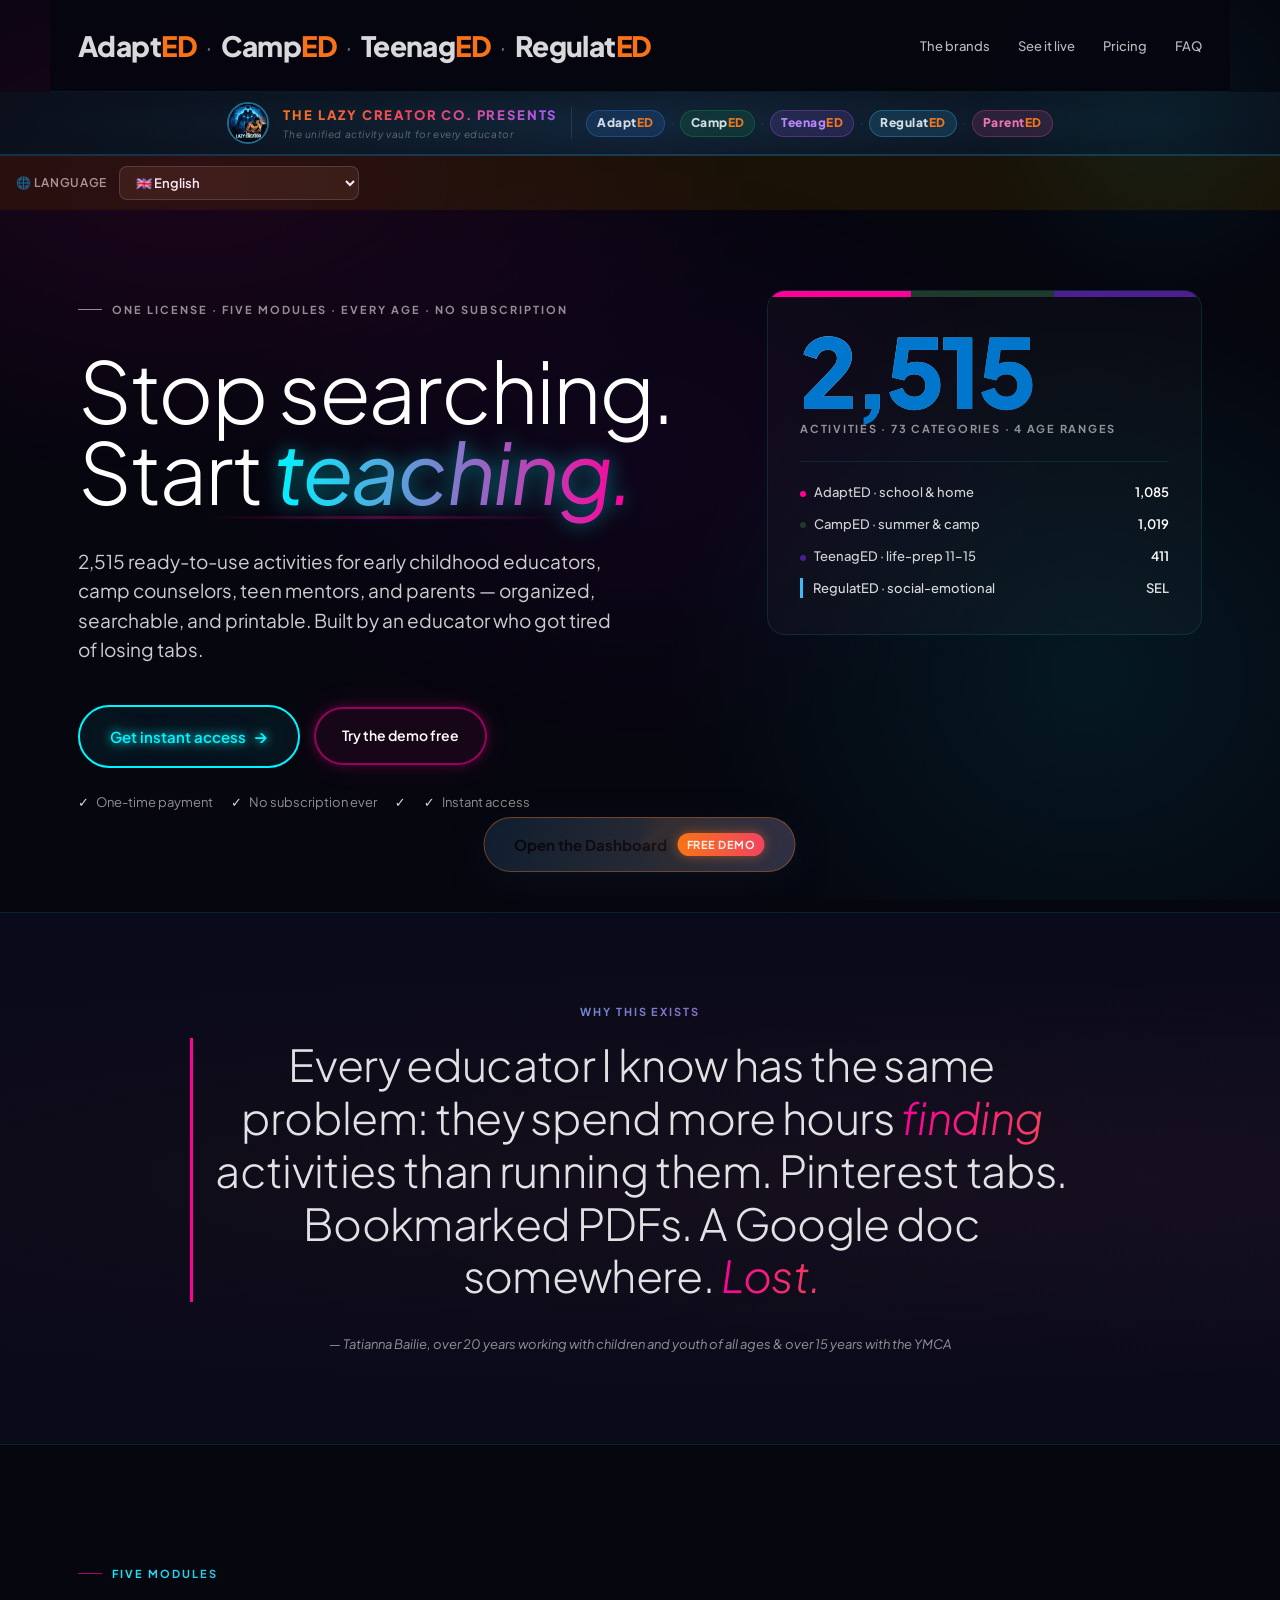
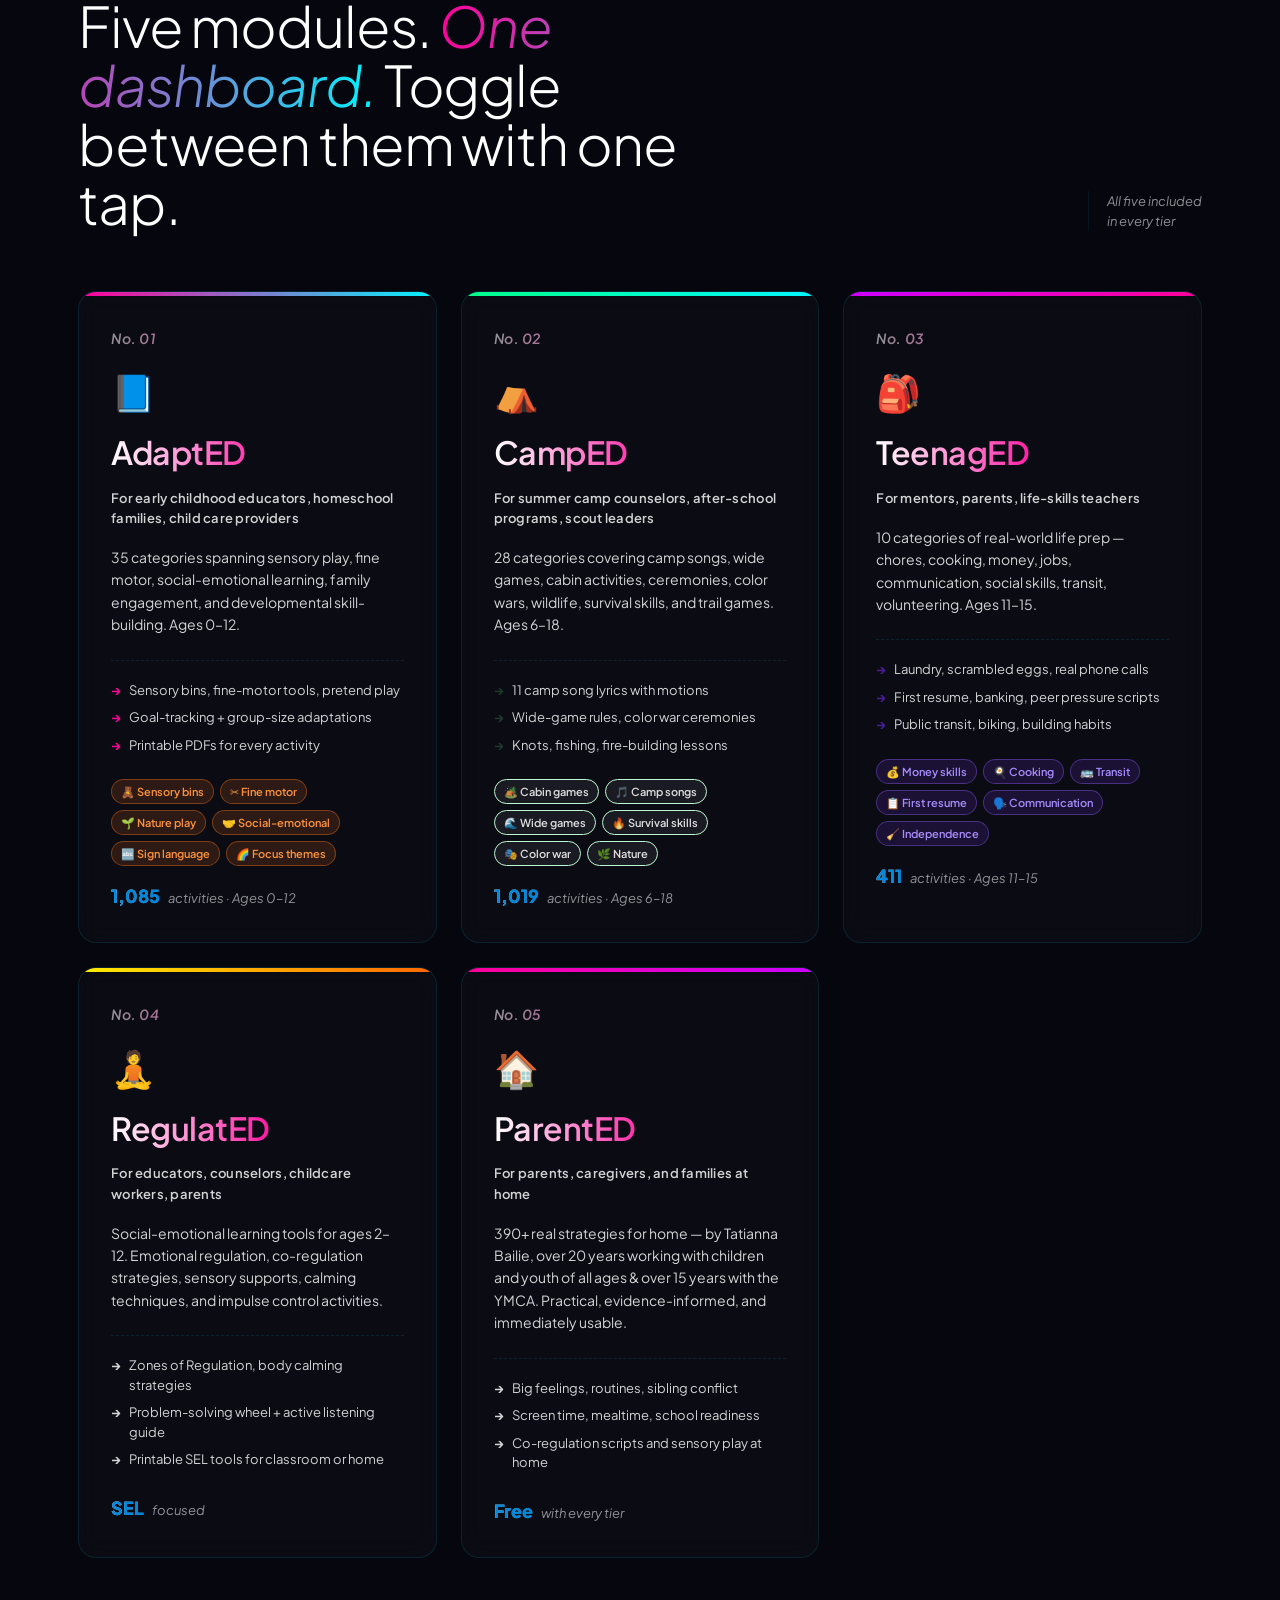
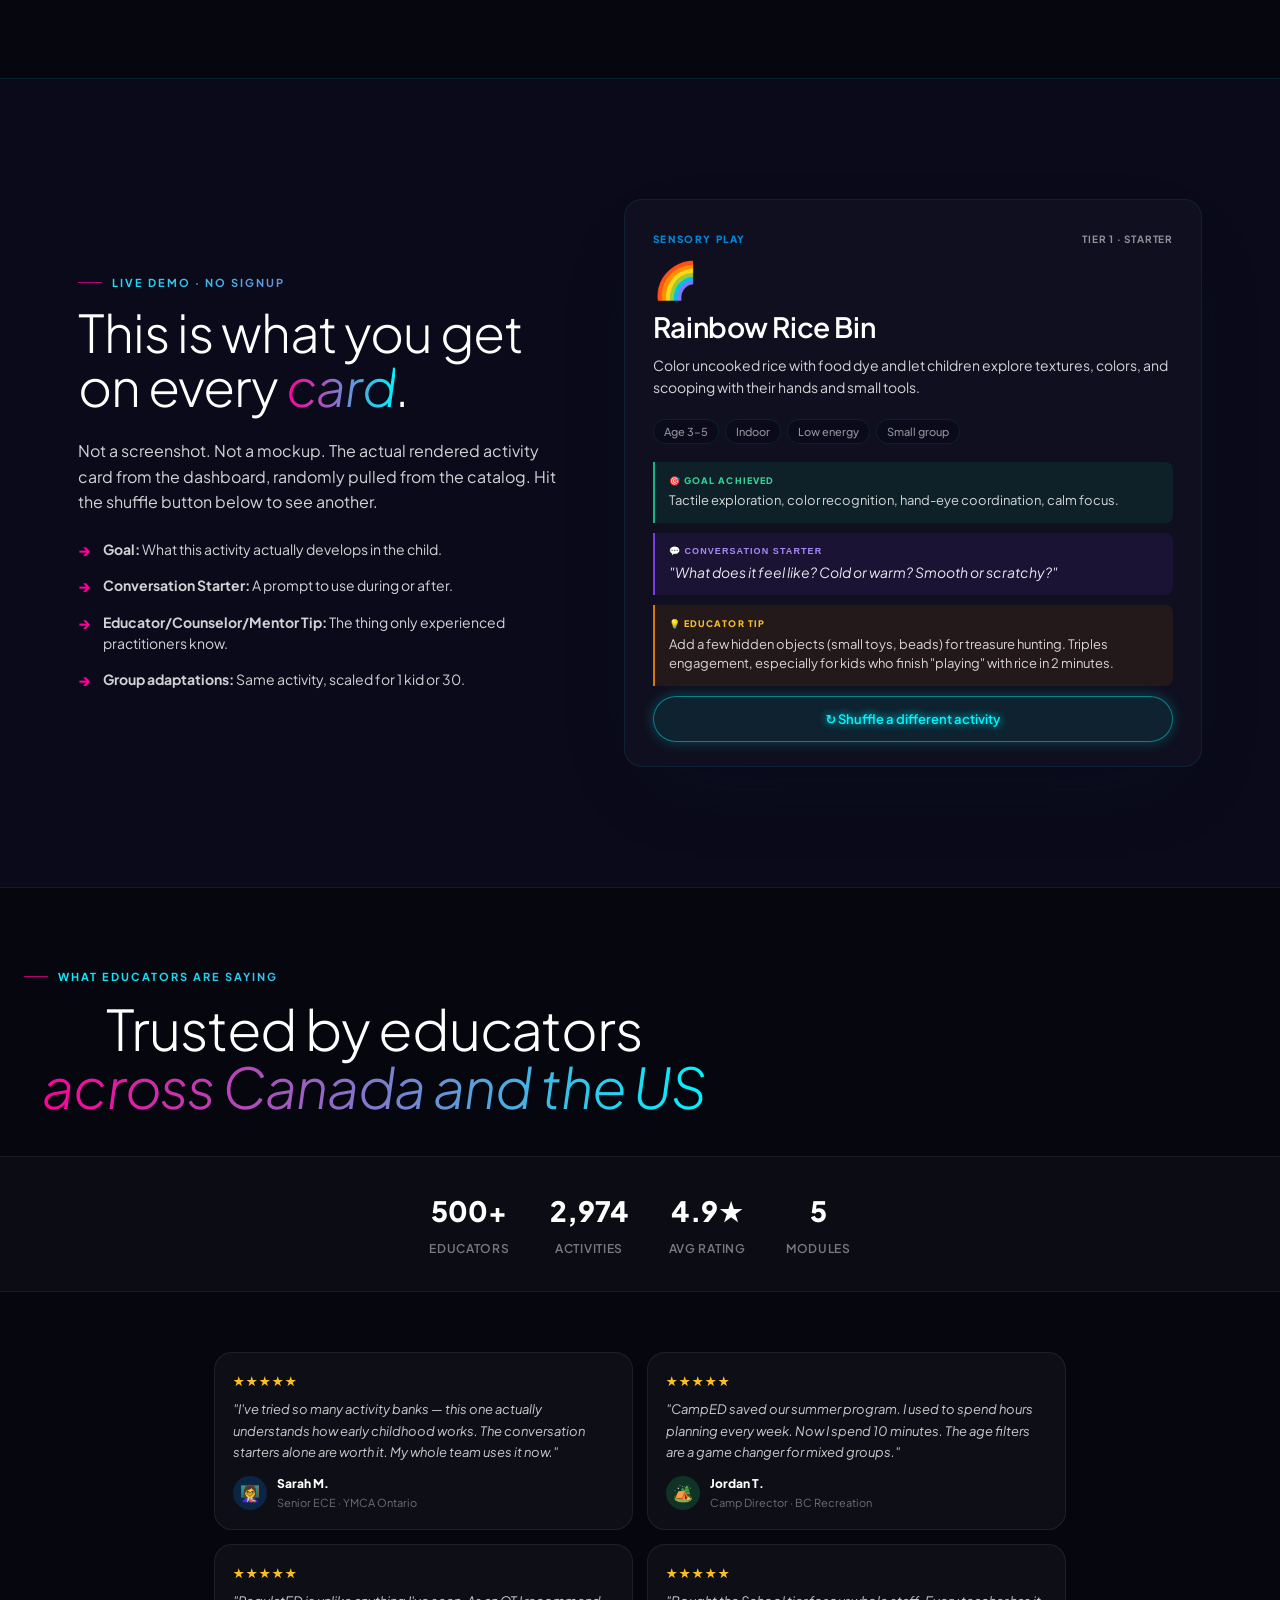
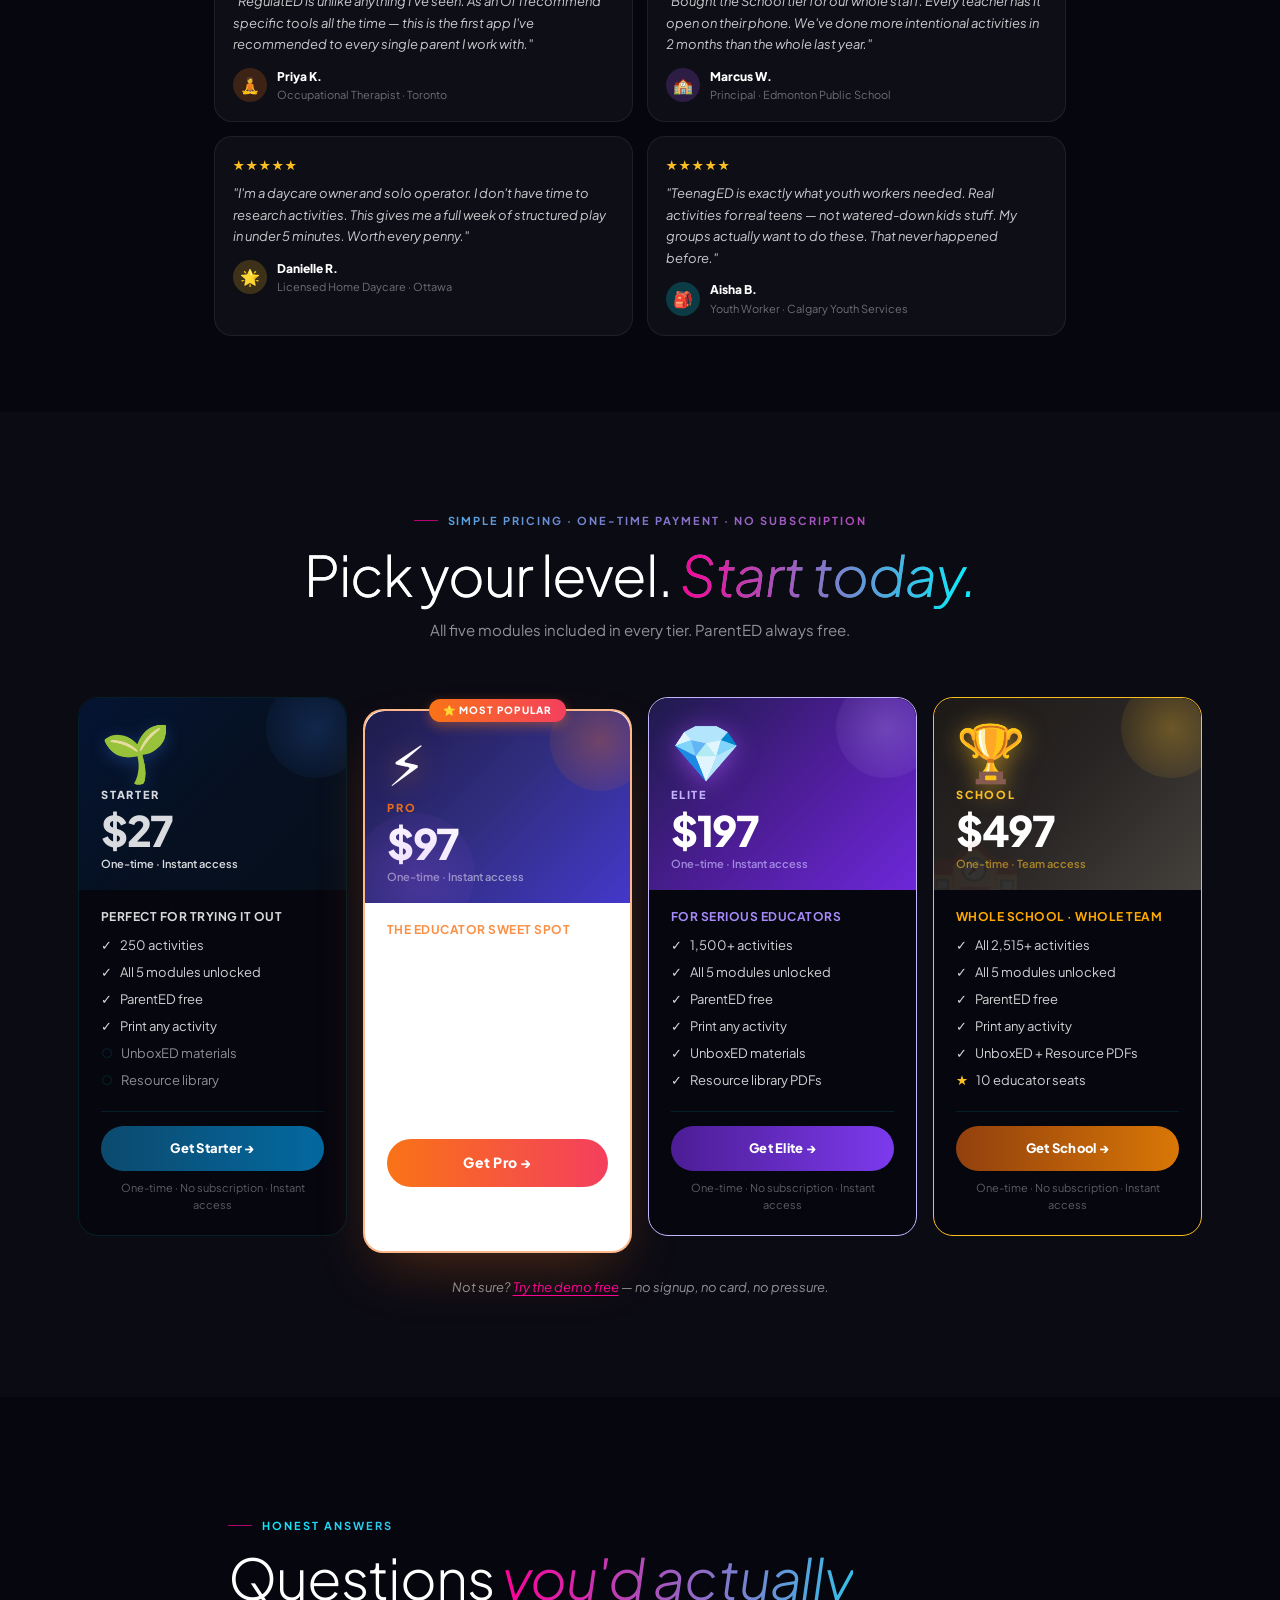
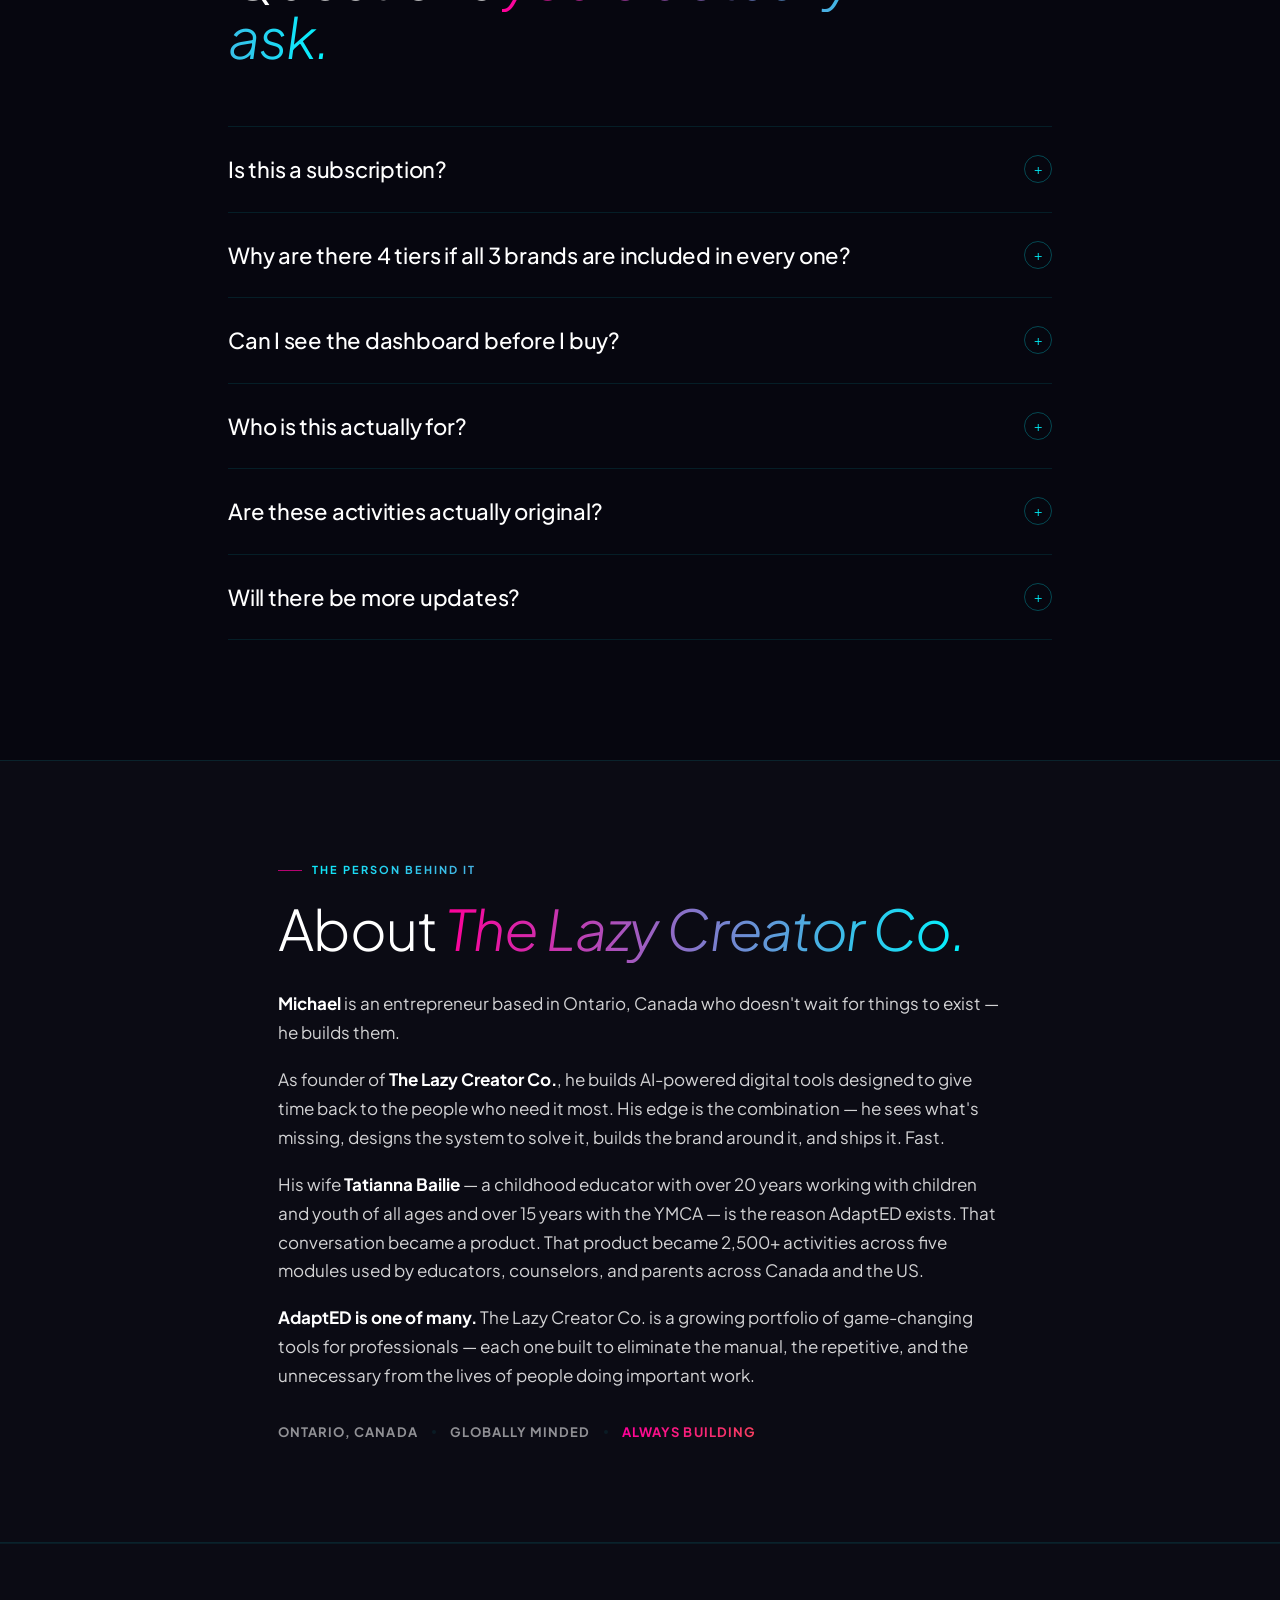
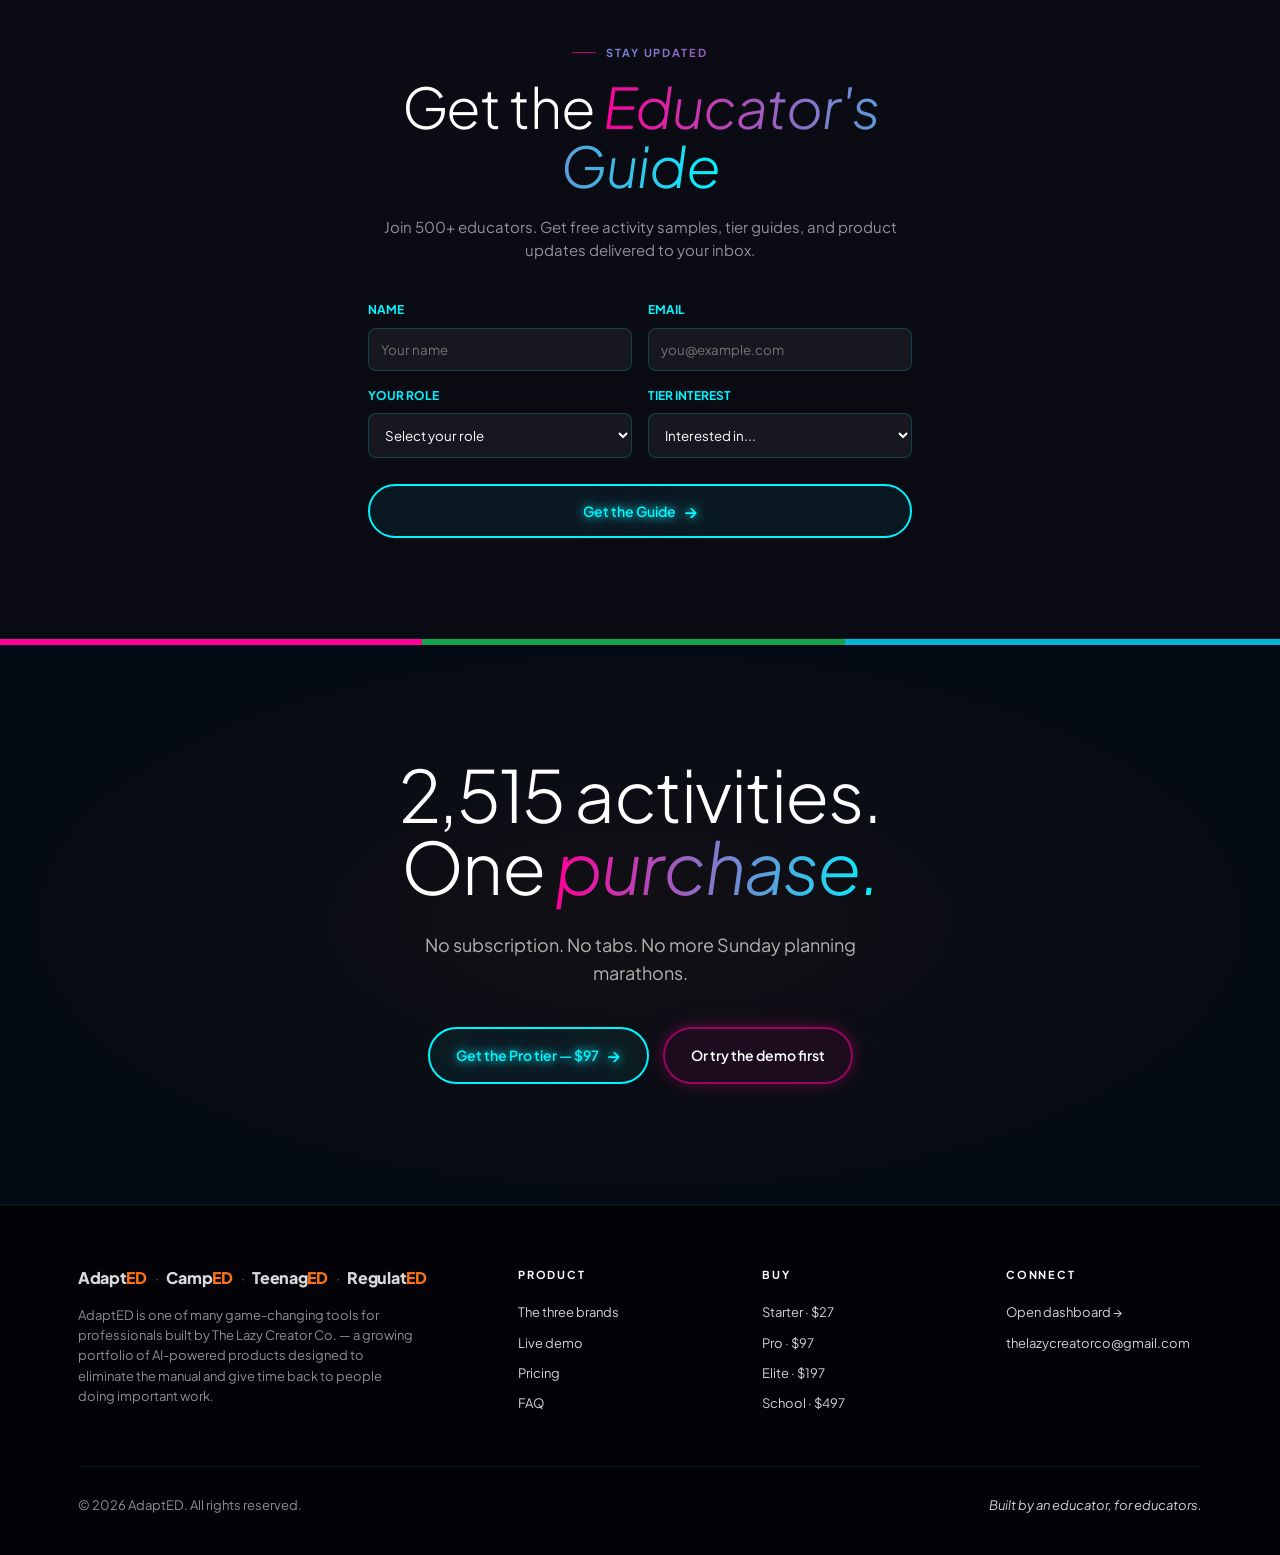
<file: index.html>
<!DOCTYPE html>
<html lang="en">
<head>
<meta charset="UTF-8">
<meta name="viewport" content="width=device-width,initial-scale=1">
<title>AdaptED · CampED · TeenagED — One Activity Vault for Every Educator, Counselor, and Mentor</title>
<meta name="description" content="2,515+ activities for educators, camps, and parents. Five modules: AdaptED, CampED, TeenagED, RegulatED, and ParentED free. One license. Every age.">
<meta property="og:title" content="The Activity Vault — One License, Every Activity">
<meta property="og:description" content="2,700+ activities. Five brand modules. Plus 550+ ParentED strategies free. From toddler sensory play to teen life-prep. Built by an educator, for educators.">
<meta property="og:type" content="website">

<link rel="preconnect" href="https://fonts.googleapis.com">
<link rel="preconnect" href="https://fonts.gstatic.com" crossorigin>
<link href="https://fonts.googleapis.com/css2?family=Plus+Jakarta+Sans:ital,wght@0,400;0,500;0,600;0,700;0,800;1,400;1,700&display=swap" rel="stylesheet">
<link rel="stylesheet" href="elite.css">

<style>
:root{
  --paper:#faf6ee;
  --paper-2:#f3edde;
  --ink:#0f1d2e;
  --ink-2:#3b4659;
  --ink-3:#6b7a8e;
  --line:#e3dccb;
  --rule:#d4c9a8;
  --a:#e8601a;       /* AdaptED orange */
  --c:#1f3a2a;       /* CampED forest */
  --t:#4c1d95;       /* TeenagED purple */
  --t-accent:#06b6d4;
  --max:1180px;
}
*{box-sizing:border-box;margin:0;padding:0}
html{scroll-behavior:smooth;background:#faf6ee}
body{
  font-family:'Plus Jakarta Sans',system-ui,sans-serif;
  background:#faf6ee!important;
  color:var(--ink);
  font-size:17px;
  line-height:1.55;
  -webkit-font-smoothing:antialiased;
  text-rendering:optimizeLegibility;
}
img{max-width:100%;display:block}
a{color:inherit;text-decoration:none}
::selection{background:var(--ink);color:var(--paper)}

/* Editorial container with optical centering */
.wrap{max-width:var(--max);margin:0 auto;padding:0 28px}


/* ═══════════ GLOBAL ANIMATED EFFECTS ═══════════ */
@keyframes titleShimmer{0%{background-position:0% 50%}50%{background-position:100% 50%}100%{background-position:0% 50%}}
@keyframes fadeUp{from{opacity:0;transform:translateY(24px)}to{opacity:1;transform:translateY(0)}}
@keyframes glow{0%,100%{text-shadow:0 0 20px rgba(232,96,26,0.3)}50%{text-shadow:0 0 40px rgba(232,96,26,0.6),0 0 80px rgba(232,96,26,0.2)}}
@keyframes borderPulse{0%,100%{box-shadow:0 0 0 0 rgba(232,96,26,0.2)}50%{box-shadow:0 0 0 8px rgba(232,96,26,0)}}
@keyframes gradientBG{0%{background-position:0% 50%}50%{background-position:100% 50%}100%{background-position:0% 50%}}

/* Animated hero title */
h1.hero-title{
  animation:fadeUp 0.9s cubic-bezier(0.22,1,0.36,1) both;
}
h1.hero-title em{
  background:linear-gradient(90deg,#e8601a,#f43f5e,#a855f7,#3b82f6,#e8601a);
  background-size:300% 100%;
  -webkit-background-clip:text;-webkit-text-fill-color:transparent;background-clip:text;
  animation:titleShimmer 5s ease infinite;
}

/* Section eyebrows — shimmer */
.section-eyebrow,.problem-eyebrow{
  background:linear-gradient(90deg,#e8601a,#f97316,#e8601a);
  background-size:200% 100%;
  -webkit-background-clip:text;-webkit-text-fill-color:transparent;background-clip:text;
  animation:titleShimmer 3s ease infinite;
}
/* override the ::before line since text fill transparent affects it */
.section-eyebrow::before{background:var(--a)!important;opacity:0.7}

/* Section titles animate in */
.section-title{
  animation:fadeUp 0.8s cubic-bezier(0.22,1,0.36,1) both;
  animation-play-state:paused;
}
.section-title.in{animation-play-state:running}
.section-title em{
  background:linear-gradient(90deg,var(--a),#f43f5e,var(--a));
  background-size:200% 100%;
  -webkit-background-clip:text;-webkit-text-fill-color:transparent;background-clip:text;
  animation:titleShimmer 4s ease infinite;
}

/* Hero stat number */
.hero-stat-num{
  background:linear-gradient(135deg,var(--ink),#3b4659,var(--ink));
  background-size:200% 100%;
  -webkit-background-clip:text;-webkit-text-fill-color:transparent;background-clip:text;
  animation:titleShimmer 6s ease infinite;
}

/* Brand card names */
.brand-card-name{
  animation:fadeUp 0.7s cubic-bezier(0.22,1,0.36,1) both;
}

/* Hero stat card pulse */
.hero-stat{
  animation:borderPulse 3s ease infinite;
}

/* CTA buttons shimmer */
.btn-primary{
  background:linear-gradient(135deg,#e8601a,#f43f5e,#e8601a)!important;
  background-size:200% 100%!important;
  animation:gradientBG 3s ease infinite!important;
}

/* Problem quote */
.problem-quote{color:rgba(255,255,255,0.88)!important;
  animation:fadeUp 0.9s cubic-bezier(0.22,1,0.36,1) both;
  animation-play-state:paused;
}
.problem-quote.in{animation-play-state:running}
.problem-quote em{
  background:linear-gradient(90deg,var(--a),#f43f5e,var(--a));
  background-size:200% 100%;
  -webkit-background-clip:text;-webkit-text-fill-color:transparent;background-clip:text;
  animation:titleShimmer 3s ease infinite;
}

/* Big CTA */
.bigcta h2 em{
  background:linear-gradient(90deg,var(--a),#f43f5e,#a855f7,var(--a));
  background-size:300% 100%;
  -webkit-background-clip:text;-webkit-text-fill-color:transparent;background-clip:text;
  animation:titleShimmer 4s ease infinite;
}
.bigcta h2{
  animation:glow 3s ease infinite;
}

/* Brand cards hover glow */
.brand-card:hover{
  box-shadow:0 24px 60px -20px rgba(232,96,26,0.25)!important;
}

/* Demo section heading */
.demo-copy h2 em{
  background:linear-gradient(90deg,var(--a),#f43f5e,var(--a));
  background-size:200% 100%;
  -webkit-background-clip:text;-webkit-text-fill-color:transparent;background-clip:text;
  animation:titleShimmer 4s ease infinite;
}

/* Pricing section title */
#pricing .section-title{
  background:linear-gradient(90deg,var(--ink),#3b4659,var(--ink));
  background-size:200% 100%;
  -webkit-background-clip:text;-webkit-text-fill-color:transparent;background-clip:text;
  animation:titleShimmer 6s ease infinite;
}
#pricing .section-title em{
  background:linear-gradient(90deg,var(--a),#f43f5e,#a855f7,var(--a));
  background-size:300% 100%;
  -webkit-background-clip:text;-webkit-text-fill-color:transparent;background-clip:text;
  animation:titleShimmer 3.5s ease infinite;
}

/* Nav logo letters already coloured — add subtle animation */
.logo{
  animation:fadeUp 0.5s cubic-bezier(0.22,1,0.36,1) both;
}

/* Reveal all .reveal elements via IntersectionObserver (already in page) */

/* ═══════════ EXTENDED ANIMATIONS ═══════════ */

/* Nav links shimmer on hover */
.nav-links a:hover{
  background:linear-gradient(90deg,var(--a),#f43f5e,#a855f7);
  background-size:200% 100%;
  -webkit-background-clip:text;-webkit-text-fill-color:transparent;background-clip:text;
  animation:titleShimmer 2s ease infinite;
}
.nav-cta{
  background:linear-gradient(135deg,var(--ink),#1e2a3e,var(--ink))!important;
  background-size:200% 100%!important;
  animation:gradientBG 4s ease infinite!important;
  border:1px solid rgba(255,255,255,0.08);
}

/* Hero sub text fade up */
.hero-sub{animation:fadeUp 1s cubic-bezier(0.22,1,0.36,1) 0.2s both}

/* Hero action buttons fade up */
.hero-actions{animation:fadeUp 1s cubic-bezier(0.22,1,0.36,1) 0.4s both}

/* Hero stat breakdown rows — staggered */
.hero-stat-row:nth-child(1){animation:fadeUp 0.6s ease 0.2s both}
.hero-stat-row:nth-child(2){animation:fadeUp 0.6s ease 0.35s both}
.hero-stat-row:nth-child(3){animation:fadeUp 0.6s ease 0.5s both}
.hero-stat-row:nth-child(4){animation:fadeUp 0.6s ease 0.65s both}

/* Brand cards stagger in */
.brand-card:nth-child(1){animation:fadeUp 0.7s ease 0s both;animation-play-state:paused}
.brand-card:nth-child(2){animation:fadeUp 0.7s ease 0.12s both;animation-play-state:paused}
.brand-card:nth-child(3){animation:fadeUp 0.7s ease 0.24s both;animation-play-state:paused}
.brand-card:nth-child(4){animation:fadeUp 0.7s ease 0.36s both;animation-play-state:paused}
.brand-card:nth-child(5){animation:fadeUp 0.7s ease 0.48s both;animation-play-state:paused}
.brand-card.in{animation-play-state:running!important}

/* Brand card top accent bar shimmer */
.brand-card.adapted::before{background:linear-gradient(90deg,var(--a),#f43f5e,var(--a));background-size:200% 100%;animation:gradientBG 3s ease infinite}
.brand-card.camped::before{background:linear-gradient(90deg,var(--c),#22c55e,var(--c));background-size:200% 100%;animation:gradientBG 3.5s ease infinite}
.brand-card.teenaged::before{background:linear-gradient(90deg,var(--t),#38bdf8,var(--t));background-size:200% 100%;animation:gradientBG 4s ease infinite}
.brand-card.regulated::before{background:linear-gradient(90deg,#b45309,#f97316,#b45309);background-size:200% 100%;animation:gradientBG 3s ease infinite}
.brand-card.parented::before{background:linear-gradient(90deg,#be185d,#f472b6,#be185d);background-size:200% 100%;animation:gradientBG 3s ease infinite}

/* Brand card stat number glow */
.brand-card-stat strong{
  background:linear-gradient(90deg,var(--ink),#3b4659,var(--ink));
  background-size:200% 100%;
  -webkit-background-clip:text;-webkit-text-fill-color:transparent;background-clip:text;
  animation:titleShimmer 5s ease infinite;
  font-size:22px;
}

/* Demo activity card shimmer on accent */
.ac-cat{
  animation:glow 2s ease infinite;
  letter-spacing:0.2em;
}
.ac-shuffle{
  background:linear-gradient(135deg,var(--ink),#1e2a3e,var(--ink))!important;
  background-size:200% 100%!important;
  animation:gradientBG 3s ease infinite!important;
  border:1px solid rgba(255,255,255,0.06);
}

/* Activity card top border pulse */
.activity-card{
  animation:borderPulse 4s ease infinite;
}

/* FAQ question text hover shimmer */
.faq-q:hover .faq-q-text{
  background:linear-gradient(90deg,var(--ink),var(--a),var(--ink));
  background-size:200% 100%;
  -webkit-background-clip:text;-webkit-text-fill-color:transparent;background-clip:text;
  animation:titleShimmer 2s ease infinite;
}
.faq-q-icon{
  animation:borderPulse 3s ease infinite;
  border-color:rgba(232,96,26,0.4)!important;
}

/* Pricing cards animate in */
#pricing [style*="border-radius:20px"]{
  animation:fadeUp 0.7s cubic-bezier(0.22,1,0.36,1) both;
  animation-play-state:paused;
  transition:transform 0.25s,box-shadow 0.25s;
}
#pricing [style*="border-radius:20px"]:hover{
  transform:translateY(-6px);
  box-shadow:0 28px 60px -20px rgba(232,96,26,0.2)!important;
}
#pricing [style*="border-radius:20px"].in{animation-play-state:running}

/* Pro tier featured card extra glow */
#pricing [style*="background:var(--ink)"]{
  animation:borderPulse 2.5s ease infinite,fadeUp 0.7s cubic-bezier(0.22,1,0.36,1) 0.1s both!important;
  animation-play-state:running!important;
}

/* Footer logo fade */
footer .logo{animation:fadeUp 0.8s ease both;animation-play-state:paused}
footer .logo.in{animation-play-state:running}

/* Footer links shimmer on hover */
.footer-col a:hover{
  background:linear-gradient(90deg,var(--a),#f43f5e);
  background-size:200% 100%;
  -webkit-background-clip:text;-webkit-text-fill-color:transparent;background-clip:text;
  animation:titleShimmer 1.5s ease infinite;
}

/* Big CTA section background pulse */
.bigcta{
  position:relative;overflow:hidden;
}
.bigcta::after{
  content:'';position:absolute;inset:0;
  background:radial-gradient(ellipse at 50% 50%,rgba(232,96,26,0.06) 0%,transparent 70%);
  animation:borderPulse 4s ease infinite;
  pointer-events:none;
}

/* Problem section quote marks shimmer */
.problem{position:relative;overflow:hidden}
.problem::after{
  content:'';position:absolute;inset:0;
  background:radial-gradient(ellipse at 30% 50%,rgba(232,96,26,0.04) 0%,transparent 60%),
             radial-gradient(ellipse at 70% 50%,rgba(168,85,247,0.04) 0%,transparent 60%);
  pointer-events:none;animation:gradientBG 8s ease infinite;background-size:200% 100%;
}

/* Features section icons bounce on hover */
.feature:hover .feature-em{
  animation:float 0.8s ease infinite;
  display:inline-block;
}
.feature-title{animation:fadeUp 0.7s ease both;animation-play-state:paused}
.feature-title.in{animation-play-state:running}

/* Divider with mark shimmer */
.divider-with-mark span{
  background:linear-gradient(90deg,var(--ink-3),var(--a),var(--ink-3));
  background-size:200% 100%;
  -webkit-background-clip:text;-webkit-text-fill-color:transparent;background-clip:text;
  animation:titleShimmer 6s ease infinite;
}

.brand-card:nth-child(1) .brand-card-num{animation-delay:0s}
.brand-card:nth-child(2) .brand-card-num{animation-delay:0.6s}
.brand-card:nth-child(3) .brand-card-num{animation-delay:1.2s}
.brand-card:nth-child(4) .brand-card-num{animation-delay:1.8s}
.brand-card:nth-child(5) .brand-card-num{animation-delay:2.4s}

@keyframes floatBtn{0%,100%{transform:translateX(-50%) translateY(0) scale(1)}50%{transform:translateX(-50%) translateY(-6px) scale(1.02)}}
@keyframes orbitGlow{0%{box-shadow:0 0 0 0 rgba(249,115,22,0.6),0 16px 40px -8px rgba(15,29,46,0.5)}50%{box-shadow:0 0 0 12px rgba(249,115,22,0),0 24px 60px -8px rgba(249,115,22,0.3)}100%{box-shadow:0 0 0 0 rgba(249,115,22,0.6),0 16px 40px -8px rgba(15,29,46,0.5)}}
@keyframes scanline{0%{background-position:0% 0%}100%{background-position:0% 100%}}
.float-dashboard{
  background:linear-gradient(135deg,#0f1d2e,#1e2a3e,#0f1d2e)!important;
  background-size:200% 200%!important;
  animation:floatBtn 3s ease infinite, orbitGlow 2.5s ease infinite, gradientBG 4s ease infinite!important;
  border:1px solid rgba(249,115,22,0.4)!important;
  position:relative;overflow:hidden;
}
.float-dashboard::before{
  content:'';position:absolute;inset:0;
  background:linear-gradient(90deg,transparent 0%,rgba(249,115,22,0.08) 30%,rgba(168,85,247,0.08) 60%,transparent 100%);
  background-size:200% 100%;
  animation:titleShimmer 2.5s ease infinite;
  pointer-events:none;
}
.float-dashboard::after{
  content:'';position:absolute;top:-50%;left:-50%;width:200%;height:200%;
  background:conic-gradient(from 0deg,transparent 0deg,rgba(249,115,22,0.06) 60deg,transparent 120deg);
  animation:spin 6s linear infinite;
  pointer-events:none;
}
@keyframes spin{to{transform:rotate(360deg)}}
.float-dashboard span:not(.fd-pill){
  background:linear-gradient(90deg,#fff,#fed7aa,#fff,#c4b5fd,#fff);
  background-size:300% 100%;
  -webkit-background-clip:text;-webkit-text-fill-color:transparent;background-clip:text;
  animation:titleShimmer 3s ease infinite;
  font-weight:800;letter-spacing:0.01em;
}
.float-dashboard .fd-pill{
  background:linear-gradient(90deg,#f97316,#f43f5e,#a855f7,#f97316)!important;
  background-size:300% 100%!important;
  animation:titleShimmer 2s ease infinite!important;
  font-weight:900;letter-spacing:0.08em;
  box-shadow:0 0 12px rgba(249,115,22,0.5);
}

/* Section header meta text */
.section-meta{
  animation:fadeUp 0.8s ease 0.3s both;
  animation-play-state:paused;
}
.section-meta.in{animation-play-state:running}

@keyframes throb-blue{0%,100%{box-shadow:0 0 0 0 rgba(12,74,110,0.7),0 6px 20px rgba(12,74,110,0.3)}50%{box-shadow:0 0 0 10px rgba(12,74,110,0),0 10px 30px rgba(12,74,110,0.5)}}
@keyframes throb-orange{0%,100%{box-shadow:0 0 0 0 rgba(249,115,22,0.8),0 6px 20px rgba(249,115,22,0.4)}50%{box-shadow:0 0 0 12px rgba(249,115,22,0),0 12px 36px rgba(249,115,22,0.6)}}
@keyframes throb-purple{0%,100%{box-shadow:0 0 0 0 rgba(124,58,237,0.7),0 6px 20px rgba(124,58,237,0.3)}50%{box-shadow:0 0 0 10px rgba(124,58,237,0),0 10px 30px rgba(124,58,237,0.5)}}
@keyframes throb-gold{0%,100%{box-shadow:0 0 0 0 rgba(217,119,6,0.7),0 6px 20px rgba(217,119,6,0.3)}50%{box-shadow:0 0 0 10px rgba(217,119,6,0),0 10px 30px rgba(217,119,6,0.5)}}
@keyframes btnShimmer{0%{background-position:0% 50%}50%{background-position:100% 50%}100%{background-position:0% 50%}}
@keyframes btnPulse{0%,100%{transform:scale(1)}50%{transform:scale(1.03)}}
/* ─────────────────────── PAPER TEXTURE ─────────────────────── */
body::before{
  content:'';position:fixed;inset:0;pointer-events:none;z-index:1;
  background-image:
    radial-gradient(rgba(15,29,46,0.025) 1px, transparent 1px),
    radial-gradient(rgba(15,29,46,0.018) 1px, transparent 1px);
  background-size: 44px 44px, 22px 22px;
  background-position: 0 0, 11px 11px;
}
.wrap,.hero,.section,nav{position:relative;z-index:2}

/* ─────────────────────── NAV ─────────────────────── */
nav{
  display:flex;align-items:center;justify-content:space-between;
  padding:24px 28px;max-width:var(--max);margin:0 auto;
  border-bottom:1px solid var(--line);
}
.logo{
  font-family:'Plus Jakarta Sans',sans-serif;font-weight:900;font-size:28px;
  letter-spacing:-0.02em;
  display:flex;align-items:baseline;gap:2px;
}
.logo .b1{color:#fff}
.logo .plus{color:rgba(255,255,255,0.4);font-weight:300;margin:0 6px;font-style:italic}
.logo .b2{color:var(--c)}
.logo .b3{color:var(--t)}
.logo .b4{color:#38bdf8}
@media(max-width:600px){.logo{font-size:16px!important}.logo .plus{margin:0 3px}}
.nav-links{display:flex;gap:28px;align-items:center;font-size:13px;font-weight:500}
.nav-links a{color:rgba(255,255,255,0.7);transition:color 0.2s}
.nav-links a:hover{color:var(--ink)}
.nav-cta{
  background:var(--ink);color:var(--paper);
  padding:9px 18px;border-radius:100px;font-size:13px;font-weight:600;
  transition:transform 0.2s, box-shadow 0.2s;
}
.nav-cta:hover{transform:translateY(-1px);box-shadow:0 8px 24px -8px rgba(15,29,46,0.4)}
@media(max-width:680px){.nav-links a:not(.nav-cta){display:none}}

/* Floating dashboard button */
.float-dashboard{
  position:fixed;bottom:28px;left:50%;transform:translateX(-50%);
  z-index:99;
  background:var(--ink);color:var(--paper);
  padding:15px 30px;border-radius:100px;
  font-family:'Plus Jakarta Sans',sans-serif;
  font-size:15px;font-weight:700;text-decoration:none;
  display:flex;align-items:center;gap:10px;
  box-shadow:0 10px 36px -6px rgba(15,29,46,0.5);
  transition:transform 0.18s,box-shadow 0.18s;
  white-space:nowrap;
}
.float-dashboard:hover{
  transform:translateX(-50%) translateY(-4px);
  box-shadow:0 18px 44px -8px rgba(15,29,46,0.55);
}
.float-dashboard .fd-pill{
  background:var(--a);color:#fff;
  padding:3px 10px;border-radius:100px;
  font-size:11px;font-weight:700;letter-spacing:0.04em;
  text-transform:uppercase;
}
@media print{.float-dashboard{display:none}}

/* ─────────────────────── HERO ─────────────────────── */
.hero{
  padding:80px 0 100px;
  position:relative;
}
.hero-grid{
  display:grid;
  grid-template-columns:1.4fr 1fr;
  gap:80px;
  align-items:start;
}
.hero-eyebrow{
  display:inline-flex;align-items:center;gap:10px;
  font-size:11px;font-weight:700;letter-spacing:0.18em;text-transform:uppercase;
  color:var(--ink-3);margin-bottom:32px;
}
.hero-eyebrow::before{
  content:'';width:24px;height:1px;background:var(--ink-3);
}
h1.hero-title{
  font-family:'Plus Jakarta Sans',sans-serif;
  font-size:clamp(48px,6.6vw,86px);
  font-weight:300;
  line-height:0.95;
  letter-spacing:-0.025em;
  color:var(--ink);
  margin-bottom:36px;
}
h1.hero-title em{
  font-style:italic;
  font-weight:400;
}
h1.hero-title .a{color:var(--a)}
h1.hero-title .c{color:var(--c)}
h1.hero-title .t{color:var(--t)}
.hero-sub{
  font-size:19px;line-height:1.55;color:rgba(255,255,255,0.8);
  max-width:540px;margin-bottom:40px;
}
.hero-actions{display:flex;gap:14px;align-items:center;flex-wrap:wrap}
.btn{
  display:inline-flex;align-items:center;gap:8px;
  padding:16px 26px;border-radius:100px;
  font-size:14px;font-weight:600;
  transition:transform 0.2s, box-shadow 0.2s;
  cursor:pointer;border:none;font-family:inherit;
}
.btn-primary{
  background:var(--ink);color:var(--paper);
}
.btn-primary:hover{transform:translateY(-2px);box-shadow:0 12px 32px -10px rgba(15,29,46,0.5)}
.btn-secondary{
  background:transparent;color:var(--ink);
  border:1.5px solid var(--ink);
}
.btn-secondary:hover{background:var(--ink);color:var(--paper)}
.btn-arrow{font-size:18px;line-height:1}

/* Hero stat block */
.hero-stat{
  background:var(--paper-2);
  border:1px solid var(--line);
  padding:36px 32px;
  border-radius:18px;
  position:relative;
  overflow:hidden;
}
.hero-stat::before{
  content:'';position:absolute;top:0;left:0;right:0;height:6px;
  background:linear-gradient(90deg,var(--a) 0% 33%,var(--c) 33% 66%,var(--t) 66% 100%);
}
.hero-stat-num{
  font-family:'Plus Jakarta Sans',sans-serif;
  font-size:96px;font-weight:200;
  line-height:0.9;letter-spacing:-0.04em;
  color:var(--ink);
  margin-bottom:6px;
}
.hero-stat-label{
  font-size:11px;font-weight:700;letter-spacing:0.16em;text-transform:uppercase;
  color:var(--ink-3);margin-bottom:24px;
}
.hero-stat-breakdown{
  display:flex;flex-direction:column;gap:12px;
  border-top:1px solid var(--line);padding-top:20px;
}
.hero-stat-row{
  display:flex;align-items:baseline;justify-content:space-between;
  font-size:13px;
}
.hero-stat-row .k{color:var(--ink-2);font-weight:500}
.hero-stat-row .v{font-family:'Plus Jakarta Sans',sans-serif;font-weight:600;color:var(--ink)}
.hero-stat-row.a .k::before{content:'';display:inline-block;width:6px;height:6px;background:var(--a);border-radius:50%;margin-right:8px;vertical-align:middle}
.hero-stat-row.c .k::before{content:'';display:inline-block;width:6px;height:6px;background:var(--c);border-radius:50%;margin-right:8px;vertical-align:middle}
.hero-stat-row.t .k::before{content:'';display:inline-block;width:6px;height:6px;background:var(--t);border-radius:50%;margin-right:8px;vertical-align:middle}

@media(max-width:840px){
  .hero{padding:36px 0 48px}
  .hero-grid{grid-template-columns:1fr;gap:32px}
  .hero-stat-num{font-size:64px}
  h1.hero-title{font-size:clamp(40px,10vw,68px)}
  .hero-sub{font-size:16px}
  .btn{padding:14px 22px;font-size:13px}
}

/* ─────────────────────── DIVIDER ─────────────────────── */
.divider{
  border:none;height:1px;background:var(--rule);
  margin:0;
}
.divider-with-mark{
  display:flex;align-items:center;justify-content:center;
  margin:0;padding:32px 0;
}
.divider-with-mark::before,
.divider-with-mark::after{
  content:'';flex:1;height:1px;background:var(--rule);
}
.divider-with-mark span{
  font-family:'Plus Jakarta Sans',sans-serif;font-style:italic;color:var(--ink-3);
  padding:0 24px;font-size:14px;
}

/* ─────────────────────── PROBLEM SECTION ─────────────────────── */
.problem{padding:90px 0;background:var(--paper-2);border-top:1px solid var(--line);border-bottom:1px solid var(--line)}
.problem-eyebrow{font-size:11px;font-weight:700;letter-spacing:0.18em;text-transform:uppercase;color:var(--a);margin-bottom:18px;text-align:center}
.problem-quote{
  font-family:'Plus Jakarta Sans',sans-serif;
  font-size:clamp(28px,3.8vw,44px);
  font-weight:300;
  line-height:1.2;
  letter-spacing:-0.015em;
  text-align:center;
  max-width:900px;margin:0 auto;
  color:var(--ink);
}
.problem-quote em{font-style:italic;color:var(--a)}
.problem-attr{
  text-align:center;
  margin-top:32px;
  font-size:13px;color:var(--ink-3);font-style:italic;
}

/* ─────────────────────── BRAND SHOWCASE ─────────────────────── */
.brands{padding:120px 0}
.section-header{
  display:flex;align-items:end;justify-content:space-between;
  margin-bottom:60px;gap:40px;flex-wrap:wrap;
}
.section-eyebrow{
  font-size:11px;font-weight:700;letter-spacing:0.18em;text-transform:uppercase;
  color:var(--ink-3);margin-bottom:14px;
  display:flex;align-items:center;gap:10px;
}
.section-eyebrow::before{content:'';width:24px;height:1px;background:var(--ink-3)}
.section-title{
  font-family:'Plus Jakarta Sans',sans-serif;
  font-size:clamp(36px,4.6vw,56px);
  font-weight:300;
  line-height:1.05;letter-spacing:-0.02em;
  max-width:700px;
}
.section-title em{font-style:italic}
.section-meta{
  font-size:13px;color:var(--ink-3);
  font-family:'Plus Jakarta Sans',sans-serif;font-style:italic;
  border-left:1px solid var(--rule);padding-left:18px;
}

.brand-grid{
  display:grid;grid-template-columns:repeat(3,1fr);gap:24px;
}
.brand-card{
  background:var(--paper);
  border:1px solid var(--line);
  border-radius:18px;
  padding:36px 32px 32px;
  position:relative;overflow:hidden;
  transition:transform 0.3s ease, box-shadow 0.3s ease;
}
.brand-card:hover{transform:translateY(-4px);box-shadow:0 24px 48px -24px rgba(15,29,46,0.18)}
.brand-card::before{
  content:'';position:absolute;top:0;left:0;right:0;height:4px;
}
.brand-card.adapted::before{background:var(--a)}
.brand-card.camped::before{background:var(--c)}
.brand-card.teenaged::before{background:var(--t)}
.brand-card.regulated::before{background:#b45309}
.brand-card.parented::before{background:#be185d}
.brand-card-num{
  font-family:'Plus Jakarta Sans',sans-serif;font-size:14px;font-weight:600;
  letter-spacing:0.04em;margin-bottom:24px;font-style:italic;
  background:linear-gradient(90deg,var(--ink-3),var(--a),#f43f5e,#a855f7,var(--ink-3));
  background-size:300% 100%;
  -webkit-background-clip:text;-webkit-text-fill-color:transparent;background-clip:text;
  animation:titleShimmer 4s ease infinite;
}
.brand-card-em{font-size:36px;line-height:1;margin-bottom:18px}
.brand-card-name{
  font-family:'Plus Jakarta Sans',sans-serif;
  font-size:32px;font-weight:600;letter-spacing:-0.015em;
  margin-bottom:10px;
  background:linear-gradient(90deg,var(--ink),var(--a),#f43f5e,#a855f7,#3b82f6,var(--ink));
  background-size:300% 100%;
  -webkit-background-clip:text;-webkit-text-fill-color:transparent;background-clip:text;
  animation:titleShimmer 5s ease infinite;
}
.brand-card:nth-child(1) .brand-card-name{animation-delay:0s}
.brand-card:nth-child(2) .brand-card-name{animation-delay:0.8s}
.brand-card:nth-child(3) .brand-card-name{animation-delay:1.6s}
.brand-card:nth-child(4) .brand-card-name{animation-delay:2.4s}
.brand-card:nth-child(5) .brand-card-name{animation-delay:3.2s}
/* brand card list bullet colors */
.brand-card-tag{
  font-size:13px;font-weight:600;color:var(--ink-2);
  margin-bottom:18px;letter-spacing:0.02em;
}
.brand-card-desc{
  font-size:14px;line-height:1.6;color:var(--ink-2);
  margin-bottom:24px;
}
.brand-card-list{
  list-style:none;display:flex;flex-direction:column;gap:8px;
  border-top:1px dashed var(--line);padding-top:20px;
  margin-bottom:24px;
}
.brand-card-list li{
  font-size:13px;color:var(--ink-2);
  padding-left:18px;position:relative;line-height:1.5;
}
.brand-card-list li::before{
  content:'→';position:absolute;left:0;top:0;
  font-weight:700;
}
.brand-card.adapted .brand-card-list li::before{color:var(--a)}
.brand-card.camped .brand-card-list li::before{color:var(--c)}
.brand-card.teenaged .brand-card-list li::before{color:var(--t)}
.brand-card-stat{
  font-family:'Plus Jakarta Sans',sans-serif;
  font-size:13px;color:var(--ink-3);font-style:italic;
  display:flex;align-items:baseline;gap:8px;
}
.brand-card-stat strong{
  font-style:normal;color:var(--ink);font-weight:600;font-size:18px;
}

@media(max-width:880px){
  .brand-grid{grid-template-columns:1fr;gap:18px}
  .brands{padding:80px 0}
}

/* ─────────────────────── LIVE DEMO CARD ─────────────────────── */
.demo{padding:120px 0;background:var(--paper-2);border-top:1px solid var(--line);border-bottom:1px solid var(--line)}
.demo-grid{
  display:grid;grid-template-columns:1fr 1.2fr;gap:64px;align-items:center;
}
.demo-copy h2{
  font-family:'Plus Jakarta Sans',sans-serif;
  font-size:clamp(36px,4.4vw,52px);
  font-weight:300;line-height:1.05;letter-spacing:-0.02em;
  margin-bottom:24px;
}
.demo-copy h2 em{font-style:italic;color:var(--a)}
.demo-copy p{
  font-size:16px;color:var(--ink-2);line-height:1.6;
  margin-bottom:18px;
}
.demo-copy .demo-list{
  list-style:none;margin-top:24px;display:flex;flex-direction:column;gap:14px;
}
.demo-copy .demo-list li{
  display:flex;align-items:start;gap:12px;font-size:14px;color:var(--ink-2);
}
.demo-copy .demo-list .check{
  color:var(--a);font-weight:800;flex-shrink:0;font-size:16px;line-height:1.4;
}

/* The actual interactive demo card */
.activity-card{
  background:var(--paper);
  border:1px solid var(--line);
  border-radius:18px;
  padding:32px 28px 24px;
  box-shadow:0 32px 80px -32px rgba(15,29,46,0.25);
  position:relative;
  border-top:4px solid var(--card-accent,var(--a));
  transition:border-color 0.4s ease;
}
.ac-meta{
  display:flex;align-items:center;justify-content:space-between;
  margin-bottom:14px;
}
.ac-cat{
  font-size:10px;font-weight:700;letter-spacing:0.16em;text-transform:uppercase;
  color:var(--card-accent,var(--a));
  transition:color 0.4s ease;
}
.ac-tier{
  font-size:10px;font-weight:700;letter-spacing:0.08em;text-transform:uppercase;
  color:var(--ink-3);
}
.ac-em{font-size:36px;line-height:1;margin-bottom:14px}
.ac-title{
  font-family:'Plus Jakarta Sans',sans-serif;
  font-size:28px;font-weight:600;letter-spacing:-0.015em;line-height:1.15;
  margin-bottom:12px;color:var(--ink);
}
.ac-desc{
  font-size:14px;line-height:1.55;color:var(--ink-2);
  margin-bottom:20px;
}
.ac-block{
  padding:12px 14px;border-radius:0 8px 8px 0;
  font-size:13px;line-height:1.5;color:var(--ink-2);
  margin-bottom:10px;
}
.ac-block strong{
  display:block;font-size:9px;letter-spacing:0.12em;text-transform:uppercase;
  font-weight:800;margin-bottom:4px;
}
.ac-goal{background:rgba(16,185,129,0.1);border-left:2px solid #10b981}
.ac-goal strong{color:#34d399}
.ac-conv{background:rgba(124,58,237,0.1);border-left:2px solid #7c3aed;font-style:italic;font-family:'Plus Jakarta Sans',sans-serif;font-size:14px;color:rgba(255,255,255,0.9)}
.ac-conv strong{color:#a78bfa;font-style:normal;font-family:'Inter',sans-serif}
.ac-tip{background:rgba(217,119,6,0.1);border-left:2px solid #d97706}
.ac-tip strong{color:#fbbf24}

.ac-tags{display:flex;flex-wrap:wrap;gap:6px;margin:14px 0 18px}
.ac-tag{
  font-size:11px;padding:3px 10px;border:1px solid var(--line);border-radius:100px;
  color:var(--ink-3);background:var(--paper-2);font-weight:500;
}

.ac-shuffle{
  display:flex;align-items:center;justify-content:center;gap:8px;
  width:100%;padding:14px;border-radius:100px;
  background:var(--ink);color:var(--paper);
  font-family:inherit;font-weight:600;font-size:13px;border:none;cursor:pointer;
  transition:transform 0.2s, box-shadow 0.2s;
  margin-top:8px;
}
.ac-shuffle:hover{transform:translateY(-1px);box-shadow:0 8px 20px -6px rgba(15,29,46,0.4)}
.ac-shuffle:active{transform:translateY(0)}

@media(max-width:880px){
  .demo-grid{grid-template-columns:1fr;gap:40px}
  .demo{padding:80px 0}
}

/* ─────────────────────── TIER COMPARISON ─────────────────────── */
.tiers{padding:120px 0}
.tier-table{
  border:1px solid var(--line);border-radius:18px;overflow:hidden;
  background:var(--paper);
  margin-top:60px;
}
.tier-row{
  display:grid;
  grid-template-columns:1.4fr repeat(4,1fr);
  align-items:center;
  border-bottom:1px solid var(--line);
}
.tier-row:last-child{border-bottom:none}
.tier-row > div{padding:18px 16px;font-size:14px}
.tier-row.head > div{
  font-family:'Plus Jakarta Sans',sans-serif;
  font-weight:600;font-size:13px;
  letter-spacing:0.04em;text-transform:uppercase;
  color:var(--ink-3);
  background:var(--paper-2);
  text-align:center;
}
.tier-row.head > div:first-child{text-align:left}
.tier-row .label{font-weight:600;color:var(--ink)}
.tier-row .label small{display:block;font-weight:400;color:var(--ink-3);font-size:12px;margin-top:2px}
.tier-row .v{text-align:center;color:var(--ink-2)}
.tier-row .v.yes{color:#16a34a;font-weight:700;font-size:14px}
.tier-row .v.yes::before{content:'✓'}
.tier-row .v.no{color:var(--line);font-weight:700;font-size:18px}
.tier-row .v.no::before{content:'○'}
.tier-row.cta-row{background:var(--paper-2)}
.tier-row.cta-row > div{padding:24px 16px}
.tier-price{
  font-family:'Plus Jakarta Sans',sans-serif;
  font-size:32px;font-weight:600;color:var(--ink);
  text-align:center;line-height:1;letter-spacing:-0.02em;
}
.tier-price small{display:block;font-size:11px;color:var(--ink-3);font-weight:500;margin-top:4px;letter-spacing:0.04em;text-transform:uppercase;font-family:'Inter',sans-serif}
.tier-cta{
  display:inline-block;padding:11px 20px;border-radius:100px;
  font-size:12px;font-weight:600;text-align:center;width:100%;
  background:var(--ink);color:var(--paper);
  transition:transform 0.2s, box-shadow 0.2s;
}
.tier-cta:hover{transform:translateY(-1px);box-shadow:0 8px 20px -6px rgba(15,29,46,0.4)}
.tier-cta.featured{background:var(--a)}

.tier-featured-badge{
  display:inline-block;font-size:9px;letter-spacing:0.16em;text-transform:uppercase;
  font-weight:700;color:var(--paper);background:var(--a);
  padding:3px 8px;border-radius:100px;margin-bottom:6px;
}

@media(max-width:880px){
  .tiers{padding:80px 0}
  /* Stack tier table on mobile */
  .tier-table{border:none;background:transparent}
  .tier-row{
    grid-template-columns:1fr;
    border:1px solid var(--line);border-radius:14px;
    background:var(--paper);
    margin-bottom:14px;
    padding:0;
  }
  .tier-row.head{display:none}
  .tier-row > div{padding:14px 18px;text-align:left !important;border-bottom:1px solid var(--line);display:flex;justify-content:space-between;align-items:center}
  .tier-row > div:last-child{border-bottom:none}
  .tier-row > div::before{
    content:attr(data-label);
    font-size:11px;font-weight:700;letter-spacing:0.1em;text-transform:uppercase;
    color:var(--ink-3);margin-right:12px;
  }
  .tier-row .label::before{content:''}
  .tier-row.cta-row{background:var(--paper-2)}
  .tier-price{text-align:right;font-size:24px}
  .tier-cta{width:auto;padding:9px 16px}
}

/* ─────────────────────── FEATURE STRIP ─────────────────────── */
.features{padding:120px 0;background:var(--paper-2);border-top:1px solid var(--line);border-bottom:1px solid var(--line)}
.feature-grid{
  display:grid;grid-template-columns:repeat(3,1fr);gap:32px;
  margin-top:60px;
}
.feature{
  padding:0;
}
.feature-em{
  font-size:28px;margin-bottom:18px;line-height:1;
  display:inline-block;padding:14px;background:var(--paper);
  border-radius:14px;border:1px solid var(--line);
}
.feature-title{
  font-family:'Plus Jakarta Sans',sans-serif;
  font-size:22px;font-weight:600;letter-spacing:-0.01em;line-height:1.2;
  margin-bottom:10px;
}
.feature-desc{font-size:14px;color:var(--ink-2);line-height:1.55}

@media(max-width:880px){
  .feature-grid{grid-template-columns:1fr;gap:28px}
  .features{padding:80px 0}
}

/* ─────────────────────── FAQ ─────────────────────── */
.faq{padding:120px 0;max-width:880px;margin:0 auto}
.faq-list{margin-top:60px;border-top:1px solid var(--line)}
.faq-item{
  border-bottom:1px solid var(--line);
  padding:28px 0;
}
.faq-q{
  display:flex;align-items:start;justify-content:space-between;gap:24px;
  cursor:pointer;list-style:none;
}
.faq-q::-webkit-details-marker{display:none}
.faq-q-text{
  font-family:'Plus Jakarta Sans',sans-serif;
  font-size:22px;font-weight:500;letter-spacing:-0.01em;line-height:1.3;
  color:var(--ink);
}
.faq-q-icon{
  flex-shrink:0;width:28px;height:28px;border-radius:50%;
  border:1px solid var(--ink);display:flex;align-items:center;justify-content:center;
  font-size:14px;font-weight:300;transition:transform 0.3s;
}
details[open] .faq-q-icon{transform:rotate(45deg)}
.faq-a{
  margin-top:18px;font-size:15px;color:var(--ink-2);line-height:1.65;
  max-width:680px;
}
.faq-a strong{color:var(--ink);font-weight:600}

@media(max-width:880px){.faq{padding:80px 0}}

/* ─────────────────────── BIG CTA ─────────────────────── */
.bigcta{
  padding:120px 0;text-align:center;
  background:var(--ink);color:var(--paper);
  position:relative;overflow:hidden;
}
.bigcta::before{
  content:'';position:absolute;top:0;left:0;right:0;height:6px;
  background:linear-gradient(90deg,var(--a) 0% 33%,#16a34a 33% 66%,var(--t-accent) 66% 100%);
}
.bigcta h2{
  font-family:'Plus Jakarta Sans',sans-serif;
  font-size:clamp(40px,5.6vw,72px);
  font-weight:300;line-height:1;letter-spacing:-0.025em;
  margin-bottom:28px;
}
.bigcta h2 em{font-style:italic;color:var(--a)}
.bigcta p{
  font-size:18px;color:rgba(250,246,238,0.7);
  max-width:520px;margin:0 auto 40px;line-height:1.55;
}
.bigcta .btn-primary{
  background:var(--paper);color:var(--ink);
}
.bigcta .btn-primary:hover{box-shadow:0 12px 32px -10px rgba(250,246,238,0.4)}
.bigcta-row{display:flex;gap:14px;justify-content:center;flex-wrap:wrap}
.bigcta .btn-secondary{
  border-color:var(--paper);color:var(--paper);
}
.bigcta .btn-secondary:hover{background:var(--paper);color:var(--ink)}

/* ─────────────────────── FOOTER ─────────────────────── */
footer{
  padding:60px 0 40px;font-size:13px;color:var(--ink-3);
  border-top:1px solid var(--line);
}
.footer-grid{
  display:grid;grid-template-columns:2fr 1fr 1fr 1fr;gap:48px;
  margin-bottom:48px;
}
.footer-about p{font-size:13px;line-height:1.55;margin-top:14px;max-width:340px}
.footer-col h5{
  font-size:11px;letter-spacing:0.16em;text-transform:uppercase;
  color:var(--ink);font-weight:700;margin-bottom:14px;
}
.footer-col a{display:block;color:var(--ink-2);padding:5px 0;font-size:13px}
.footer-col a:hover{color:var(--ink)}
.footer-bottom{
  border-top:1px solid var(--line);
  padding-top:28px;
  display:flex;align-items:center;justify-content:space-between;flex-wrap:wrap;gap:14px;
}
.footer-bottom em{font-style:italic;color:var(--ink-2)}

@media(max-width:840px){
  .footer-grid{grid-template-columns:1fr 1fr;gap:32px}
}

/* Reveal animation on scroll */
@media (prefers-reduced-motion: no-preference) {
  .reveal{opacity:0;transform:translateY(20px);transition:opacity 0.8s ease, transform 0.8s ease}
  .reveal.in{opacity:1;transform:translateY(0)}
}

/* ═══════════════════════════════════════════════════════════
   ⚡ NEON OVERRIDE — Activity Vault v9-NEON
   Everything is alive. Everything glows. Everything floats.
═══════════════════════════════════════════════════════════ */

:root{
  --n-pink:#ff0099;
  --n-cyan:#00f5ff;
  --n-green:#00ff88;
  --n-purple:#cc00ff;
  --n-yellow:#ffee00;
  --n-orange:#ff6600;
  --paper:#06060f;
  --paper-2:#0a0a1a;
  --ink:#ffffff;
  --ink-2:rgba(255,255,255,0.82);
  --ink-3:rgba(255,255,255,0.55);
  --line:rgba(0,245,255,0.1);
  --rule:rgba(0,245,255,0.07);
  --a:var(--n-pink);
}

html{background:#06060f!important}
body{background:#06060f!important;color:#fff!important}

/* Cosmic ambient nebula */
body::before{
  content:'';position:fixed;inset:0;pointer-events:none;z-index:0;
  background:
    radial-gradient(ellipse 80% 60% at 15% 20%,rgba(255,0,153,0.09) 0%,transparent 55%),
    radial-gradient(ellipse 60% 80% at 85% 75%,rgba(0,245,255,0.08) 0%,transparent 55%),
    radial-gradient(ellipse 50% 50% at 50% 50%,rgba(204,0,255,0.05) 0%,transparent 65%);
  animation:ambientPulse 14s ease-in-out infinite alternate;
}
/* Floating glow orb top-right */
body::after{
  content:'';position:fixed;width:400px;height:400px;border-radius:50%;
  background:radial-gradient(circle,rgba(0,245,255,0.055) 0%,transparent 70%);
  top:-80px;right:-80px;pointer-events:none;z-index:0;
  animation:orbDrift 10s ease-in-out infinite;
}

/* ── NEON KEYFRAMES ── */
@keyframes floatA{0%,100%{transform:translateY(0px) rotate(0deg)}40%{transform:translateY(-12px) rotate(0.4deg)}70%{transform:translateY(-6px) rotate(-0.2deg)}}
@keyframes floatB{0%,100%{transform:translateY(0px)}50%{transform:translateY(-16px)}}
@keyframes floatC{0%,100%{transform:translateY(0px)}50%{transform:translateY(-8px)}}
@keyframes floatStat{0%,100%{transform:translateY(0px) scale(1)}50%{transform:translateY(-7px) scale(1.012)}}
@keyframes orbDrift{0%,100%{transform:translate(0,0) scale(1)}50%{transform:translate(-50px,30px) scale(1.25)}}
@keyframes ambientPulse{0%{opacity:0.7}100%{opacity:1}}
@keyframes neonCyanPink{
  0%,100%{box-shadow:0 0 6px rgba(0,150,220,0.5),0 0 16px rgba(0,150,220,0.25);border-color:#0099dd;color:#0099dd}
  50%{box-shadow:0 0 8px rgba(200,0,120,0.4),0 0 20px rgba(200,0,120,0.2);border-color:#cc0099;color:#cc0099}
}
@keyframes cardGlowCycle{
  0%,100%{box-shadow:0 0 0 1px rgba(0,245,255,0.12),0 12px 40px -10px rgba(0,0,0,0.65)}
  33%{box-shadow:0 0 0 1px rgba(255,0,153,0.14),0 12px 40px -10px rgba(255,0,153,0.12)}
  66%{box-shadow:0 0 0 1px rgba(204,0,255,0.12),0 12px 40px -10px rgba(204,0,255,0.1)}
}
@keyframes textNeonCyan{
  0%,100%{text-shadow:0 0 8px var(--n-cyan),0 0 20px rgba(0,245,255,0.6)}
  50%{text-shadow:0 0 14px var(--n-cyan),0 0 40px rgba(0,245,255,0.8),0 0 70px rgba(0,245,255,0.3)}
}
@keyframes pricingFloat{0%,100%{transform:translateY(0px)}50%{transform:translateY(-10px)}}

/* ── HEADINGS / TEXT ── */
h1,h2,h3{color:#fff!important}
h1.hero-title em,.hero-title em{
  background:linear-gradient(90deg,var(--n-cyan),var(--n-pink),var(--n-green),var(--n-purple),var(--n-cyan))!important;
  background-size:400% 100%!important;
  -webkit-background-clip:text!important;-webkit-text-fill-color:transparent!important;background-clip:text!important;
  animation:titleShimmer 2.8s ease infinite!important;
  filter:drop-shadow(0 0 10px rgba(0,245,255,0.5));
}
.section-eyebrow,.problem-eyebrow{
  background:linear-gradient(90deg,var(--n-cyan),var(--n-pink),var(--n-cyan))!important;
  background-size:200% 100%!important;
  -webkit-background-clip:text!important;-webkit-text-fill-color:transparent!important;background-clip:text!important;
  animation:titleShimmer 2s ease infinite!important;
}
.section-title em,.bigcta h2 em,.demo-copy h2 em{
  background:linear-gradient(90deg,var(--n-pink),var(--n-cyan),var(--n-green),var(--n-purple),var(--n-pink))!important;
  background-size:400% 100%!important;
  -webkit-background-clip:text!important;-webkit-text-fill-color:transparent!important;background-clip:text!important;
  animation:titleShimmer 2.5s ease infinite!important;
}
.hero-stat-num{
  color:#0077cc!important;
  -webkit-text-fill-color:#0077cc!important;
  font-weight:900!important;
  text-shadow:none!important;
}
#pricing .section-title{
  -webkit-text-fill-color:#fff!important;
  color:#fff!important;
}

/* ── FLOATING ── */
h1.hero-title,.hero-title{animation:floatA 6.5s ease-in-out infinite,fadeUp 0.9s cubic-bezier(0.22,1,0.36,1) both!important}
.hero-sub{animation:floatB 7.5s ease-in-out infinite 0.6s,fadeUp 1s cubic-bezier(0.22,1,0.36,1) 0.2s both!important}
.hero-actions{animation:floatC 8s ease-in-out infinite 1.2s,fadeUp 1s cubic-bezier(0.22,1,0.36,1) 0.4s both!important}
.hero-stat{animation:floatStat 5.5s ease-in-out infinite!important}
.hero-stat:nth-child(1){animation-delay:0s!important}
.hero-stat:nth-child(2){animation-delay:0.5s!important}
.hero-stat:nth-child(3){animation-delay:1s!important}
.hero-stat:nth-child(4){animation-delay:1.5s!important}
.brand-card{animation:floatA 6s ease-in-out infinite,cardGlowCycle 5s ease infinite,fadeUp 0.7s ease both!important}
.brand-card:nth-child(1){animation-delay:0s,0s,0s!important}
.brand-card:nth-child(2){animation-delay:0.5s,1s,0.12s!important}
.brand-card:nth-child(3){animation-delay:1s,2s,0.24s!important}
.brand-card:nth-child(4){animation-delay:1.5s,3s,0.36s!important}
.brand-card:nth-child(5){animation-delay:2s,4s,0.48s!important}
.activity-card{animation:floatC 6s ease-in-out infinite,cardGlowCycle 6s ease infinite!important}
.activity-card:nth-child(2){animation-delay:0.7s,1.5s!important}
.activity-card:nth-child(3){animation-delay:1.4s,3s!important}
#pricing [style*="border-radius:20px"]{animation:pricingFloat 7s ease-in-out infinite,cardGlowCycle 6s ease infinite!important;animation-play-state:running!important}
#pricing [style*="border-radius:20px"]:nth-child(1){animation-delay:0s,0s!important}
#pricing [style*="border-radius:20px"]:nth-child(2){animation-delay:0.5s,1s!important}
#pricing [style*="border-radius:20px"]:nth-child(3){animation-delay:1s,2s!important}
#pricing [style*="border-radius:20px"]:nth-child(4){animation-delay:1.5s,3s!important}

/* ── NAV ── */
nav{background:rgba(6,6,15,0.94)!important;backdrop-filter:blur(20px)!important;border-bottom:1px solid rgba(0,245,255,0.09)!important}
.nav-links a{color:rgba(255,255,255,0.72)!important}
.nav-links a:hover{color:var(--n-cyan)!important;-webkit-text-fill-color:var(--n-cyan)!important;background:none!important;text-shadow:0 0 10px var(--n-cyan)!important;animation:none!important}

/* ── BUTTONS — NEON GLOW ── */
.btn-primary{
  background:rgba(0,245,255,0.06)!important;
  border:2px solid var(--n-cyan)!important;
  color:var(--n-cyan)!important;
  text-shadow:0 0 10px var(--n-cyan),0 0 22px rgba(0,245,255,0.5)!important;
  animation:neonCyanPink 3s ease infinite!important;
  transition:transform 0.2s,filter 0.2s!important;
}
.btn-primary:hover{background:rgba(0,245,255,0.14)!important;transform:translateY(-3px) scale(1.04)!important;filter:brightness(1.2)!important}
.btn-secondary{
  border:2px solid rgba(255,0,153,0.55)!important;
  color:#fff!important;
  background:rgba(255,0,153,0.07)!important;
  box-shadow:0 0 12px rgba(255,0,153,0.25),0 0 30px rgba(255,0,153,0.1)!important;
  transition:all 0.2s!important;
}
.btn-secondary:hover{border-color:var(--n-pink)!important;box-shadow:0 0 22px var(--n-pink),0 0 50px rgba(255,0,153,0.35)!important;transform:translateY(-3px)!important}
.nav-cta{
  background:rgba(0,245,255,0.05)!important;
  border:1.5px solid rgba(0,245,255,0.6)!important;
  color:var(--n-cyan)!important;
  text-shadow:0 0 8px var(--n-cyan)!important;
  animation:neonCyanPink 3.5s ease infinite!important;
}

/* ── CARDS ── */
.brand-card{
  background:rgba(255,255,255,0.025)!important;
  border:1px solid rgba(0,245,255,0.1)!important;
}
.brand-card:hover{
  background:rgba(0,245,255,0.05)!important;
  border-color:rgba(0,245,255,0.38)!important;
  box-shadow:0 0 35px rgba(0,245,255,0.18),0 24px 60px -20px rgba(0,0,0,0.85)!important;
  transform:translateY(-10px) scale(1.02)!important;
}
.brand-card.adapted::before{background:linear-gradient(90deg,var(--n-pink),var(--n-cyan),var(--n-pink))!important;background-size:200% 100%!important;animation:gradientBG 2s ease infinite!important}
.brand-card.camped::before{background:linear-gradient(90deg,var(--n-green),var(--n-cyan),var(--n-green))!important;background-size:200% 100%!important;animation:gradientBG 2.5s ease infinite!important}
.brand-card.teenaged::before{background:linear-gradient(90deg,var(--n-purple),var(--n-pink),var(--n-purple))!important;background-size:200% 100%!important;animation:gradientBG 3s ease infinite!important}
.brand-card.regulated::before{background:linear-gradient(90deg,var(--n-yellow),var(--n-orange),var(--n-yellow))!important;background-size:200% 100%!important;animation:gradientBG 2s ease infinite!important}
.brand-card.parented::before{background:linear-gradient(90deg,var(--n-pink),var(--n-purple),var(--n-pink))!important;background-size:200% 100%!important;animation:gradientBG 2s ease infinite!important}
.brand-card-name{color:#fff!important}
.brand-card-stat strong,.brand-card-count{color:#0088dd!important;text-shadow:none!important;-webkit-text-fill-color:#0088dd!important;font-weight:900!important}

/* ── HERO STATS ── */
.hero-stat{background:rgba(255,255,255,0.025)!important;border:1px solid rgba(0,245,255,0.12)!important}

/* ── ACTIVITY CARDS ── */
.activity-card{background:rgba(255,255,255,0.025)!important;border:1px solid rgba(0,245,255,0.09)!important}
.activity-card:hover{border-color:rgba(0,245,255,0.38)!important;box-shadow:0 0 20px rgba(0,245,255,0.14)!important}
.ac-cat{color:#0088dd!important;text-shadow:none!important;font-weight:800!important}
.ac-shuffle{
  background:rgba(0,245,255,0.08)!important;border:1.5px solid rgba(0,245,255,0.45)!important;
  color:var(--n-cyan)!important;text-shadow:0 0 8px var(--n-cyan)!important;
  box-shadow:0 0 14px rgba(0,245,255,0.25)!important;
}
.ac-shuffle:hover{box-shadow:0 0 28px rgba(0,245,255,0.55),0 0 60px rgba(0,245,255,0.2)!important;transform:scale(1.04)!important}

/* ── BIG CTA / BIGCTA ── */
.bigcta{background:rgba(0,245,255,0.025)!important;border-top:1px solid rgba(0,245,255,0.07)!important;border-bottom:1px solid rgba(0,245,255,0.07)!important}
.bigcta h2{color:#fff!important}

/* ── FEATURED PRICING CARD ── */
#pricing [style*="background:var(--ink)"]{
  background:linear-gradient(135deg,rgba(0,245,255,0.07),rgba(255,0,153,0.07))!important;
  border:1.5px solid rgba(0,245,255,0.32)!important;
  box-shadow:0 0 35px rgba(0,245,255,0.14),0 0 70px rgba(255,0,153,0.08)!important;
}

/* ── LIGHT BG KILLER ── */
[style*="background:#faf6ee"],[style*="background:#f3edde"],[style*="background:#fdf9f2"],[style*="background:#faf6f0"]{background:rgba(255,255,255,0.02)!important}
[style*="background:#fff"],[style*="background:white"]{background:rgba(255,255,255,0.035)!important}
[style*="background:var(--paper)"],[style*="background:var(--paper-2)"]{background:rgba(255,255,255,0.02)!important}
[style*="color:#0f1d2e"],[style*="color:#3b4659"]{color:rgba(255,255,255,0.9)!important}
[style*="color:#6b7a8e"]{color:rgba(255,255,255,0.55)!important}
[style*="border-color:#e3dccb"],[style*="border:1px solid #e3dccb"],[style*="border-color:#d4c9a8"]{border-color:rgba(0,245,255,0.1)!important}
[style*="color:#e8601a"]{color:var(--n-pink)!important;-webkit-text-fill-color:var(--n-pink)!important}

/* ── FAQ ── */
.faq-q{border-color:rgba(0,245,255,0.07)!important}
.faq-q:hover{background:rgba(0,245,255,0.03)!important}
.faq-q-icon{border-color:rgba(0,245,255,0.28)!important;color:var(--n-cyan)!important}

/* ── FOOTER ── */
footer{background:rgba(0,0,0,0.55)!important;border-top:1px solid rgba(0,245,255,0.07)!important}
.footer-col a:hover{color:var(--n-cyan)!important;-webkit-text-fill-color:var(--n-cyan)!important;text-shadow:0 0 8px var(--n-cyan)!important;background:none!important;animation:none!important}

/* ── LOGO NEON ── */
[style*="color:#e8601a"]{color:var(--n-pink)!important}

/* ── SOCIAL PROOF ── */
.sp-stats-bar{display:flex;justify-content:center;gap:40px;flex-wrap:wrap;padding:32px 24px;background:rgba(255,255,255,0.025);border-top:1px solid rgba(255,255,255,0.05);border-bottom:1px solid rgba(255,255,255,0.05);margin-bottom:60px}
.sp-stat{text-align:center}
.sp-stat-n{font-family:'Plus Jakarta Sans',sans-serif;font-size:28px;font-weight:900;color:#fff;display:block}
.sp-stat-l{font-size:12px;color:rgba(255,255,255,0.45);font-weight:600;letter-spacing:0.06em;text-transform:uppercase}
.testimonials-grid{display:grid;grid-template-columns:1fr 1fr;gap:14px;padding:0 24px;max-width:900px;margin:0 auto 16px}
@media(max-width:600px){.testimonials-grid{grid-template-columns:1fr}}
.t-card{background:rgba(255,255,255,0.035);border:1px solid rgba(255,255,255,0.07);border-radius:18px;padding:18px;transition:all 0.2s}
.t-card:hover{border-color:rgba(255,255,255,0.14);transform:translateY(-2px)}
.t-stars{color:#fbbf24;font-size:13px;margin-bottom:8px;letter-spacing:2px}
.t-body{font-size:13px;color:rgba(255,255,255,0.78);line-height:1.65;margin-bottom:12px;font-style:italic}
.t-author{display:flex;align-items:center;gap:10px}
.t-avatar{width:34px;height:34px;border-radius:50%;display:flex;align-items:center;justify-content:center;font-size:16px;flex-shrink:0}
.t-name{font-size:12px;font-weight:800;color:#fff;display:block}
.t-role{font-size:11px;color:rgba(255,255,255,0.4);display:block}

/* ── SCROLLBAR ── */
::-webkit-scrollbar{width:4px;background:#06060f}
::-webkit-scrollbar-thumb{background:linear-gradient(var(--n-cyan),var(--n-purple));border-radius:2px;box-shadow:0 0 6px var(--n-cyan)}
/* ── FINAL READABILITY CATCH-ALL ──
   Catches any inline styles or remaining hardcoded light colors
   that escaped the targeted fixes above.
── */
[style*="color:#0"],[style*="color:#1"],[style*="color:#2"],
[style*="color:#3"],[style*="color:#4"],[style*="color:#5"],
[style*="color:#6"],[style*="color:#7"],[style*="color:#8"],
[style*="color:#9a"],[style*="color:#9b"],[style*="color:#9c"],
[style*="color:#9d"],[style*="color:#9e"],[style*="color:#9f"]{
  color:rgba(255,255,255,0.85)!important;
}
/* Override light inline backgrounds */
[style*="background:#f"]:not([style*="background:#f97"]):not([style*="background:#fb"]):not([style*="background:#fe"]),
[style*="background:#e"]:not([style*="background:#ef"]):not([style*="background:#ea"]),
[style*="background:#d"]:not([style*="background:#dc"]),
[style*="background:#c"]:not([style*="background:#c084"]):not([style*="background:#c2"]):not([style*="background:#cc"]){
  background:rgba(255,255,255,0.05)!important;
}
/* Force all card/section text children to be readable */
.card *:not(button):not(.tag):not(.heart):not(.card-cat),
.res-card *:not(button):not(.res-btn):not(.res-pages),
.mat-card *:not(button),
.about-card *:not(button):not(.about-contact-btn),
.plan-card *:not(button),
.review-card *:not(button){
  color:inherit;
}

</style>
</head>
<body>

<nav>
  <a href="#" class="logo">
    <span class="b1"><span style="color:#3b82f6">Adapt</span><em style="color:#f97316;font-style:normal">ED</em></span>
    <span class="plus">·</span>
    <span class="b2"><span style="color:#16a34a">Camp</span><em style="color:#f97316;font-style:normal">ED</em></span>
    <span class="plus">·</span>
    <span class="b3"><span style="color:#7c3aed">Teenag</span><em style="color:#f97316;font-style:normal">ED</em></span>
    <span class="plus">·</span>
    <span class="b4"><span style="color:#38bdf8">Regulat</span><em style="color:#f97316;font-style:normal">ED</em></span>
  </a>
  <div class="nav-links">
    <a href="#brands">The brands</a>
    <a href="#demo">See it live</a>
    <a href="#pricing">Pricing</a>
    <a href="#faq">FAQ</a>
  </div>
</nav>

<!-- Lazy Creator presents bar -->
<style>
@keyframes shimmer{0%{background-position:0% 50%}50%{background-position:100% 50%}100%{background-position:0% 50%}}
@keyframes pulse-logo{0%,100%{box-shadow:0 0 0 0 rgba(56,189,248,0.5),0 0 16px rgba(56,189,248,0.3)}50%{box-shadow:0 0 0 6px rgba(56,189,248,0),0 0 28px rgba(56,189,248,0.5)}}
@keyframes float{0%,100%{transform:translateY(0)}50%{transform:translateY(-3px)}}
@keyframes brand-pop{0%,100%{opacity:1;transform:scale(1)}50%{opacity:0.85;transform:scale(1.06)}}
.lc-presents-text{background:linear-gradient(90deg,#f97316,#f43f5e,#a855f7,#3b82f6,#38bdf8,#22c55e,#f97316);background-size:300% 100%;-webkit-background-clip:text;-webkit-text-fill-color:transparent;background-clip:text;animation:shimmer 4s ease infinite;font-size:13px;font-weight:900;letter-spacing:0.14em;text-transform:uppercase}
.lc-brand-pill{font-size:12px;font-weight:800;letter-spacing:0.04em;padding:3px 10px;border-radius:100px;animation:brand-pop 3s ease infinite}
</style>
<div style="background:linear-gradient(135deg,#0a0f1a,#0f1d2e,#0a0f1a);padding:10px 20px;display:flex;align-items:center;justify-content:center;gap:14px;flex-wrap:wrap;text-align:center;border-bottom:2px solid rgba(56,189,248,0.2);position:relative;overflow:hidden">
  <div style="position:absolute;inset:0;background:radial-gradient(ellipse at 50% 50%,rgba(56,189,248,0.06) 0%,transparent 70%);pointer-events:none"></div>
  <img src="[data-uri]" alt="The Lazy Creator" style="width:42px;height:42px;border-radius:50%;object-fit:cover;border:2px solid rgba(56,189,248,0.5);flex-shrink:0;animation:pulse-logo 2.5s ease infinite,float 3s ease infinite">
  <div style="display:flex;flex-direction:column;align-items:flex-start;gap:2px">
    <span class="lc-presents-text">The Lazy Creator Co. Presents</span>
    <span style="font-size:10px;color:rgba(255,255,255,0.35);font-style:italic;letter-spacing:0.06em">The unified activity vault for every educator</span>
  </div>
  <div style="width:1px;height:32px;background:rgba(255,255,255,0.1);flex-shrink:0"></div>
  <div style="display:flex;align-items:center;gap:6px;flex-wrap:wrap;justify-content:center">
    <span class="lc-brand-pill" style="background:rgba(59,130,246,0.15);color:#60a5fa;border:1px solid rgba(59,130,246,0.3);animation-delay:0s"><span style="color:#60a5fa">Adapt</span><span style="color:#f97316">ED</span></span>
    <span style="color:rgba(255,255,255,0.2);font-size:10px">·</span>
    <span class="lc-brand-pill" style="background:rgba(22,163,74,0.15);color:#4ade80;border:1px solid rgba(22,163,74,0.3);animation-delay:0.4s"><span style="color:#4ade80">Camp</span><span style="color:#f97316">ED</span></span>
    <span style="color:rgba(255,255,255,0.2);font-size:10px">·</span>
    <span class="lc-brand-pill" style="background:rgba(168,85,247,0.15);color:#c084fc;border:1px solid rgba(168,85,247,0.3);animation-delay:0.8s"><span style="color:#c084fc">Teenag</span><span style="color:#f97316">ED</span></span>
    <span style="color:rgba(255,255,255,0.2);font-size:10px">·</span>
    <span class="lc-brand-pill" style="background:rgba(56,189,248,0.15);color:#38bdf8;border:1px solid rgba(56,189,248,0.3);animation-delay:1.2s"><span style="color:#38bdf8">Regulat</span><span style="color:#f97316">ED</span></span>
    <span style="color:rgba(255,255,255,0.2);font-size:10px">·</span>
    <span class="lc-brand-pill" style="background:rgba(236,72,153,0.15);color:#f472b6;border:1px solid rgba(236,72,153,0.3);animation-delay:1.6s"><span style="color:#f472b6">Parent</span><span style="color:#f97316">ED</span></span>
  </div>
</div>
<!-- Language bar -->
<div style="background:#1a1206;padding:10px 16px;display:flex;align-items:center;gap:12px">
  <span style="font-size:12px;font-weight:600;color:rgba(255,255,255,0.6);letter-spacing:0.06em;text-transform:uppercase;flex-shrink:0">🌐 Language</span>
  <select id="landingLangSelect" onchange="setLang(this.value)" style="flex:1;max-width:240px;background:#2d2010;color:#fff;border:1px solid rgba(255,255,255,0.15);border-radius:8px;padding:7px 12px;font-size:13px;font-weight:600;font-family:inherit;cursor:pointer">
    <option value="en">🇬🇧 English</option>
    <option value="zh-CN">🇨🇳 Chinese — 中文</option>
    <option value="hi">🇮🇳 Hindi — हिन्दी</option>
    <option value="es">🇪🇸 Spanish — Español</option>
    <option value="fr">🇫🇷 French — Français</option>
    <option value="ar">🇸🇦 Arabic — العربية</option>
    <option value="bn">🇧🇩 Bengali — বাংলা</option>
    <option value="pt">🇧🇷 Portuguese — Português</option>
    <option value="ru">🇷🇺 Russian — Русский</option>
    <option value="ur">🇵🇰 Urdu — اردو</option>
    <option value="id">🇮🇩 Indonesian — Bahasa</option>
    <option value="de">🇩🇪 German — Deutsch</option>
    <option value="ja">🇯🇵 Japanese — 日本語</option>
    <option value="sw">🇰🇪 Swahili — Kiswahili</option>
    <option value="te">🇮🇳 Telugu — తెలుగు</option>
    <option value="mr">🇮🇳 Marathi — मराठी</option>
    <option value="ta">🇮🇳 Tamil — தமிழ்</option>
    <option value="tr">🇹🇷 Turkish — Türkçe</option>
    <option value="ko">🇰🇷 Korean — 한국어</option>
    <option value="vi">🇻🇳 Vietnamese — Tiếng Việt</option>
    <option value="it">🇮🇹 Italian — Italiano</option>
    <option value="fa">🇮🇷 Persian — فارسی</option>
    <option value="pl">🇵🇱 Polish — Polski</option>
    <option value="uk">🇺🇦 Ukrainian — Українська</option>
    <option value="nl">🇳🇱 Dutch — Nederlands</option>
  </select>
</div>

<!-- ════════════ HERO ════════════ -->
<section class="hero">
  <div class="wrap">
    <div class="hero-grid">
      <div>
        <div class="hero-eyebrow">One license · Five modules · Every age · No subscription</div>
        <h1 class="hero-title">
          Stop searching.<br>
          Start <em>teaching.</em>
        </h1>
        <p class="hero-sub">
          2,515 ready-to-use activities for early childhood educators, camp counselors, teen mentors, and parents — organized, searchable, and printable. Built by an educator who got tired of losing tabs.
        </p>
        <div class="hero-actions">
          <a href="#pricing" class="btn btn-primary" style="background:var(--a);font-size:15px;padding:18px 30px">Get instant access <span class="btn-arrow">→</span></a>
          <a href="/app?demo=starter" class="btn btn-secondary">Try the demo free</a>
        </div>
        <div style="margin-top:24px;display:flex;flex-wrap:wrap;gap:18px">
          <div style="display:flex;align-items:center;gap:7px;font-size:13px;color:var(--ink-3)"><span style="color:#16a34a;font-weight:700">✓</span> One-time payment</div>
          <div style="display:flex;align-items:center;gap:7px;font-size:13px;color:var(--ink-3)"><span style="color:#16a34a;font-weight:700">✓</span> No subscription ever</div>
          <div style="display:flex;align-items:center;gap:7px;font-size:13px;color:var(--ink-3)"><span style="color:#16a34a;font-weight:700">✓</span> </div>
          <div style="display:flex;align-items:center;gap:7px;font-size:13px;color:var(--ink-3)"><span style="color:#16a34a;font-weight:700">✓</span> Instant access</div>
        </div>
      </div>

      <div class="hero-stat">
        <div class="hero-stat-num">2,515</div>
        <div class="hero-stat-label">Activities · 73 categories · 4 age ranges</div>
        <div class="hero-stat-breakdown">
          <div class="hero-stat-row a"><span class="k">AdaptED · school & home</span><span class="v">1,085</span></div>
          <div class="hero-stat-row c"><span class="k">CampED · summer & camp</span><span class="v">1,019</span></div>
          <div class="hero-stat-row t"><span class="k">TeenagED · life-prep 11–15</span><span class="v">411</span></div>
          <div class="hero-stat-row" style="border-left:3px solid #38bdf8;padding-left:10px"><span class="k" style="color:#0369a1">RegulatED · social-emotional</span><span class="v" style="color:#0369a1">SEL</span></div>
        </div>
      </div>
    </div>
  </div>
</section>

<!-- ════════════ PROBLEM ════════════ -->
<section class="problem">
  <div class="wrap">
    <div class="problem-eyebrow">Why this exists</div>
    <p class="problem-quote">
      Every educator I know has the same problem: they spend more hours <em>finding</em> activities than running them. Pinterest tabs. Bookmarked PDFs. A Google doc somewhere. <em>Lost.</em>
    </p>
    <p class="problem-attr">— Tatianna Bailie, over 20 years working with children and youth of all ages & over 15 years with the YMCA</p>
  </div>
</section>

<!-- ════════════ THREE BRANDS ════════════ -->
<section class="brands" id="brands">
  <div class="wrap">
    <div class="section-header">
      <div>
        <div class="section-eyebrow">Five modules</div>
        <h2 class="section-title">Five modules. <em>One dashboard.</em> Toggle between them with one tap.</h2>
      </div>
      <div class="section-meta">All five included<br>in every tier</div>
    </div>

    <div class="brand-grid">
      <article class="brand-card adapted">
        <div class="brand-card-num">No. 01</div>
        <div class="brand-card-em">📘</div>
        <h3 class="brand-card-name"><span style="color:#3b82f6">Adapt</span><span style="color:#f97316">ED</span></h3>
        <p class="brand-card-tag">For early childhood educators, homeschool families, child care providers</p>
        <p class="brand-card-desc">35 categories spanning sensory play, fine motor, social-emotional learning, family engagement, and developmental skill-building. Ages 0–12.</p>
        <ul class="brand-card-list">
          <li>Sensory bins, fine-motor tools, pretend play</li>
          <li>Goal-tracking + group-size adaptations</li>
          <li>Printable PDFs for every activity</li>
        </ul>
        <div style="display:flex;flex-wrap:wrap;gap:6px;margin-bottom:16px">
          <span style="font-size:11px;padding:3px 9px;border-radius:100px;background:rgba(249,115,22,0.15);border:1px solid rgba(249,115,22,0.4);color:#fb923c;font-weight:600">🧸 Sensory bins</span>
          <span style="font-size:11px;padding:3px 9px;border-radius:100px;background:rgba(249,115,22,0.15);border:1px solid rgba(249,115,22,0.4);color:#fb923c;font-weight:600">✂️ Fine motor</span>
          <span style="font-size:11px;padding:3px 9px;border-radius:100px;background:rgba(249,115,22,0.15);border:1px solid rgba(249,115,22,0.4);color:#fb923c;font-weight:600">🌱 Nature play</span>
          <span style="font-size:11px;padding:3px 9px;border-radius:100px;background:rgba(249,115,22,0.15);border:1px solid rgba(249,115,22,0.4);color:#fb923c;font-weight:600">🤝 Social-emotional</span>
          <span style="font-size:11px;padding:3px 9px;border-radius:100px;background:rgba(249,115,22,0.15);border:1px solid rgba(249,115,22,0.4);color:#fb923c;font-weight:600">🔤 Sign language</span>
          <span style="font-size:11px;padding:3px 9px;border-radius:100px;background:rgba(249,115,22,0.15);border:1px solid rgba(249,115,22,0.4);color:#fb923c;font-weight:600">🌈 Focus themes</span>
        </div>
        <div class="brand-card-stat"><strong>1,085</strong> activities · Ages 0–12</div>
      </article>

      <article class="brand-card camped">
        <div class="brand-card-num">No. 02</div>
        <div class="brand-card-em">⛺</div>
        <h3 class="brand-card-name"><span style="color:#16a34a">Camp</span><span style="color:#f97316">ED</span></h3>
        <p class="brand-card-tag">For summer camp counselors, after-school programs, scout leaders</p>
        <p class="brand-card-desc">28 categories covering camp songs, wide games, cabin activities, ceremonies, color wars, wildlife, survival skills, and trail games. Ages 6–18.</p>
        <ul class="brand-card-list">
          <li>11 camp song lyrics with motions</li>
          <li>Wide-game rules, color war ceremonies</li>
          <li>Knots, fishing, fire-building lessons</li>
        </ul>
        <div style="display:flex;flex-wrap:wrap;gap:6px;margin-bottom:16px">
          <span style="font-size:11px;padding:3px 9px;border-radius:100px;background:rgba(255,255,255,0.06);border:1px solid #bbf7d0;color:rgba(255,255,255,0.85);font-weight:600">🏕️ Cabin games</span>
          <span style="font-size:11px;padding:3px 9px;border-radius:100px;background:rgba(255,255,255,0.06);border:1px solid #bbf7d0;color:rgba(255,255,255,0.85);font-weight:600">🎵 Camp songs</span>
          <span style="font-size:11px;padding:3px 9px;border-radius:100px;background:rgba(255,255,255,0.06);border:1px solid #bbf7d0;color:rgba(255,255,255,0.85);font-weight:600">🌊 Wide games</span>
          <span style="font-size:11px;padding:3px 9px;border-radius:100px;background:rgba(255,255,255,0.06);border:1px solid #bbf7d0;color:rgba(255,255,255,0.85);font-weight:600">🔥 Survival skills</span>
          <span style="font-size:11px;padding:3px 9px;border-radius:100px;background:rgba(255,255,255,0.06);border:1px solid #bbf7d0;color:rgba(255,255,255,0.85);font-weight:600">🎭 Color war</span>
          <span style="font-size:11px;padding:3px 9px;border-radius:100px;background:rgba(255,255,255,0.06);border:1px solid #bbf7d0;color:rgba(255,255,255,0.85);font-weight:600">🌿 Nature</span>
        </div>
        <div class="brand-card-stat"><strong>1,019</strong> activities · Ages 6–18</div>
      </article>

      <article class="brand-card teenaged">
        <div class="brand-card-num">No. 03</div>
        <div class="brand-card-em">🎒</div>
        <h3 class="brand-card-name"><span style="color:#7c3aed">Teenag</span><span style="color:#f97316">ED</span></h3>
        <p class="brand-card-tag">For mentors, parents, life-skills teachers</p>
        <p class="brand-card-desc">10 categories of real-world life prep — chores, cooking, money, jobs, communication, social skills, transit, volunteering. Ages 11–15.</p>
        <ul class="brand-card-list">
          <li>Laundry, scrambled eggs, real phone calls</li>
          <li>First resume, banking, peer pressure scripts</li>
          <li>Public transit, biking, building habits</li>
        </ul>
        <div style="display:flex;flex-wrap:wrap;gap:6px;margin-bottom:16px">
          <span style="font-size:11px;padding:3px 9px;border-radius:100px;background:rgba(124,58,237,0.15);border:1px solid rgba(139,92,246,0.4);color:#a78bfa;font-weight:600">💰 Money skills</span>
          <span style="font-size:11px;padding:3px 9px;border-radius:100px;background:rgba(124,58,237,0.15);border:1px solid rgba(139,92,246,0.4);color:#a78bfa;font-weight:600">🍳 Cooking</span>
          <span style="font-size:11px;padding:3px 9px;border-radius:100px;background:rgba(124,58,237,0.15);border:1px solid rgba(139,92,246,0.4);color:#a78bfa;font-weight:600">🚌 Transit</span>
          <span style="font-size:11px;padding:3px 9px;border-radius:100px;background:rgba(124,58,237,0.15);border:1px solid rgba(139,92,246,0.4);color:#a78bfa;font-weight:600">📋 First resume</span>
          <span style="font-size:11px;padding:3px 9px;border-radius:100px;background:rgba(124,58,237,0.15);border:1px solid rgba(139,92,246,0.4);color:#a78bfa;font-weight:600">🗣️ Communication</span>
          <span style="font-size:11px;padding:3px 9px;border-radius:100px;background:rgba(124,58,237,0.15);border:1px solid rgba(139,92,246,0.4);color:#a78bfa;font-weight:600">🧹 Independence</span>
        </div>
        <div class="brand-card-stat"><strong>411</strong> activities · Ages 11–15</div>
      </article>

      <article class="brand-card regulated" style="--brand-clr:#7c1d06;--brand-bg:#fff1e6">
        <div class="brand-card-num">No. 04</div>
        <div class="brand-card-em">🧘</div>
        <h3 class="brand-card-name"><span style="color:#38bdf8">Regulat</span><span style="color:#f97316">ED</span></h3>
        <p class="brand-card-tag">For educators, counselors, childcare workers, parents</p>
        <p class="brand-card-desc">Social-emotional learning tools for ages 2–12. Emotional regulation, co-regulation strategies, sensory supports, calming techniques, and impulse control activities.</p>
        <ul class="brand-card-list">
          <li>Zones of Regulation, body calming strategies</li>
          <li>Problem-solving wheel + active listening guide</li>
          <li>Printable SEL tools for classroom or home</li>
        </ul>
        <div class="brand-card-stat"><strong>SEL</strong> focused</div>
      </article>

      <article class="brand-card parented" style="--brand-clr:#be185d;--brand-bg:#fff0f6">
        <div class="brand-card-num">No. 05</div>
        <div class="brand-card-em">🏠</div>
        <h3 class="brand-card-name"><span style="color:#be185d">Parent</span><span style="color:#f97316">ED</span></h3>
        <p class="brand-card-tag">For parents, caregivers, and families at home</p>
        <p class="brand-card-desc">390+ real strategies for home — by Tatianna Bailie, over 20 years working with children and youth of all ages & over 15 years with the YMCA. Practical, evidence-informed, and immediately usable.</p>
        <ul class="brand-card-list">
          <li>Big feelings, routines, sibling conflict</li>
          <li>Screen time, mealtime, school readiness</li>
          <li>Co-regulation scripts and sensory play at home</li>
        </ul>
        <div class="brand-card-stat"><strong>Free</strong> with every tier</div>
      </article>
    </div>
  </div>
</section>

<!-- ════════════ LIVE INTERACTIVE DEMO ════════════ -->
<section class="demo" id="demo">
  <div class="wrap">
    <div class="demo-grid">
      <div class="demo-copy">
        <div class="section-eyebrow">Live demo · No signup</div>
        <h2>This is what you get on every <em>card</em>.</h2>
        <p>Not a screenshot. Not a mockup. The actual rendered activity card from the dashboard, randomly pulled from the catalog. Hit the shuffle button below to see another.</p>
        <ul class="demo-list">
          <li><span class="check">→</span><span><strong>Goal:</strong> What this activity actually develops in the child.</span></li>
          <li><span class="check">→</span><span><strong>Conversation Starter:</strong> A prompt to use during or after.</span></li>
          <li><span class="check">→</span><span><strong>Educator/Counselor/Mentor Tip:</strong> The thing only experienced practitioners know.</span></li>
          <li><span class="check">→</span><span><strong>Group adaptations:</strong> Same activity, scaled for 1 kid or 30.</span></li>
        </ul>
      </div>

      <article class="activity-card" id="liveCard" style="--card-accent:var(--a)">
        <div class="ac-meta">
          <span class="ac-cat" id="lcCat">Sensory Play</span>
          <span class="ac-tier">Tier 1 · Starter</span>
        </div>
        <div class="ac-em" id="lcEm">🌈</div>
        <h3 class="ac-title" id="lcTitle">Rainbow Rice Bin</h3>
        <p class="ac-desc" id="lcDesc">Color uncooked rice with food dye and let children explore textures, colors, and scooping with their hands and small tools.</p>
        <div class="ac-tags" id="lcTags">
          <span class="ac-tag">Age 3–5</span>
          <span class="ac-tag">Indoor</span>
          <span class="ac-tag">Low energy</span>
          <span class="ac-tag">Small group</span>
        </div>
        <div class="ac-block ac-goal">
          <strong>🎯 Goal achieved</strong>
          <span id="lcGoal">Tactile exploration, color recognition, hand-eye coordination, calm focus.</span>
        </div>
        <div class="ac-block ac-conv">
          <strong>💬 Conversation starter</strong>
          <span id="lcConv">"What does it feel like? Cold or warm? Smooth or scratchy?"</span>
        </div>
        <div class="ac-block ac-tip">
          <strong>💡 Educator tip</strong>
          <span id="lcTip">Add a few hidden objects (small toys, beads) for treasure hunting. Triples engagement, especially for kids who finish "playing" with rice in 2 minutes.</span>
        </div>
        <button class="ac-shuffle" onclick="shuffleCard()">↻ Shuffle a different activity</button>
      </article>
    </div>
  </div>
</section>


<!-- ════════════ PRICING ════════════ -->
<!-- ══ SOCIAL PROOF ══ -->
<section id="social-proof" style="padding:80px 0 60px">
  <div style="text-align:center;padding:0 24px;margin-bottom:40px">
    <div class="section-eyebrow">What Educators Are Saying</div>
    <h2 class="section-title" style="margin-bottom:0">Trusted by educators<br><em>across Canada and the US</em></h2>
  </div>
  <div class="sp-stats-bar">
    <div class="sp-stat"><span class="sp-stat-n">500+</span><span class="sp-stat-l">Educators</span></div>
    <div class="sp-stat"><span class="sp-stat-n">2,974</span><span class="sp-stat-l">Activities</span></div>
    <div class="sp-stat"><span class="sp-stat-n">4.9★</span><span class="sp-stat-l">Avg Rating</span></div>
    <div class="sp-stat"><span class="sp-stat-n">5</span><span class="sp-stat-l">Modules</span></div>
  </div>
  <div class="testimonials-grid">
    <div class="t-card">
      <div class="t-stars">★★★★★</div>
      <div class="t-body">"I've tried so many activity banks — this one actually understands how early childhood works. The conversation starters alone are worth it. My whole team uses it now."</div>
      <div class="t-author"><div class="t-avatar" style="background:rgba(0,136,255,0.2)">👩‍🏫</div><div><span class="t-name">Sarah M.</span><span class="t-role">Senior ECE · YMCA Ontario</span></div></div>
    </div>
    <div class="t-card">
      <div class="t-stars">★★★★★</div>
      <div class="t-body">"CampED saved our summer program. I used to spend hours planning every week. Now I spend 10 minutes. The age filters are a game changer for mixed groups."</div>
      <div class="t-author"><div class="t-avatar" style="background:rgba(34,197,94,0.2)">🏕️</div><div><span class="t-name">Jordan T.</span><span class="t-role">Camp Director · BC Recreation</span></div></div>
    </div>
    <div class="t-card">
      <div class="t-stars">★★★★★</div>
      <div class="t-body">"RegulatED is unlike anything I've seen. As an OT I recommend specific tools all the time — this is the first app I've recommended to every single parent I work with."</div>
      <div class="t-author"><div class="t-avatar" style="background:rgba(249,115,22,0.2)">🧘</div><div><span class="t-name">Priya K.</span><span class="t-role">Occupational Therapist · Toronto</span></div></div>
    </div>
    <div class="t-card">
      <div class="t-stars">★★★★★</div>
      <div class="t-body">"Bought the School tier for our whole staff. Every teacher has it open on their phone. We've done more intentional activities in 2 months than the whole last year."</div>
      <div class="t-author"><div class="t-avatar" style="background:rgba(168,85,247,0.2)">🏫</div><div><span class="t-name">Marcus W.</span><span class="t-role">Principal · Edmonton Public School</span></div></div>
    </div>
    <div class="t-card">
      <div class="t-stars">★★★★★</div>
      <div class="t-body">"I'm a daycare owner and solo operator. I don't have time to research activities. This gives me a full week of structured play in under 5 minutes. Worth every penny."</div>
      <div class="t-author"><div class="t-avatar" style="background:rgba(251,191,36,0.2)">🌟</div><div><span class="t-name">Danielle R.</span><span class="t-role">Licensed Home Daycare · Ottawa</span></div></div>
    </div>
    <div class="t-card">
      <div class="t-stars">★★★★★</div>
      <div class="t-body">"TeenagED is exactly what youth workers needed. Real activities for real teens — not watered-down kids stuff. My groups actually want to do these. That never happened before."</div>
      <div class="t-author"><div class="t-avatar" style="background:rgba(0,245,255,0.2)">🎒</div><div><span class="t-name">Aisha B.</span><span class="t-role">Youth Worker · Calgary Youth Services</span></div></div>
    </div>
  </div>
</section>

<section id="pricing" style="padding:100px 0;background:var(--paper)">
  <div class="wrap">
    <div style="text-align:center;margin-bottom:56px">
      <div class="section-eyebrow" style="justify-content:center;margin-bottom:16px">Simple pricing · One-time payment · No subscription</div>
      <h2 class="section-title" style="text-align:center;max-width:100%">Pick your level. <em>Start today.</em></h2>
      <p style="font-size:15px;color:var(--ink-3);margin-top:14px">All five modules included in every tier. ParentED always free.</p>
    </div>

    <div style="display:grid;grid-template-columns:repeat(4,1fr);gap:16px;align-items:start">

      <!-- STARTER -->
      <div style="background:var(--paper);border:1.5px solid var(--line);border-radius:20px;padding:0;position:relative;overflow:hidden">
        <!-- Graphic header -->
        <div style="background:linear-gradient(135deg,rgba(0,100,255,0.15),rgba(0,140,255,0.08),rgba(0,180,255,0.05));padding:24px 22px 18px;position:relative;overflow:hidden;border-radius:20px 20px 0 0">
          <div style="position:absolute;top:-20px;right:-20px;width:100px;height:100px;background:radial-gradient(circle,rgba(59,130,246,0.2),transparent);border-radius:50%"></div>
          <div style="font-size:56px;line-height:1;margin-bottom:8px;filter:drop-shadow(0 4px 8px rgba(59,130,246,0.3))">🌱</div>
          <div style="font-size:11px;font-weight:800;letter-spacing:0.16em;text-transform:uppercase;color:#0369a1;margin-bottom:6px">Starter</div>
          <div style="font-size:42px;font-weight:800;color:#0c4a6e;letter-spacing:-0.03em;line-height:1">$27</div>
          <div style="font-size:11px;color:#0369a1;margin-top:4px;font-weight:600">One-time · Instant access</div>
        </div>
        <div style="padding:18px 22px 22px">
          <div style="border-bottom:1px solid var(--line);padding-bottom:14px;margin-bottom:14px">
            <div style="font-size:12px;font-weight:700;color:#00aaff;letter-spacing:0.04em;margin-bottom:8px">PERFECT FOR TRYING IT OUT</div>
            <div style="font-size:13px;color:var(--ink-2);margin-bottom:7px;display:flex;gap:8px"><span style="color:#16a34a;font-weight:700;flex-shrink:0">✓</span>250 activities</div>
            <div style="font-size:13px;color:var(--ink-2);margin-bottom:7px;display:flex;gap:8px"><span style="color:#16a34a;font-weight:700;flex-shrink:0">✓</span>All 5 modules unlocked</div>
            <div style="font-size:13px;color:var(--ink-2);margin-bottom:7px;display:flex;gap:8px"><span style="color:#16a34a;font-weight:700;flex-shrink:0">✓</span>ParentED free</div>
            <div style="font-size:13px;color:var(--ink-2);margin-bottom:7px;display:flex;gap:8px"><span style="color:#16a34a;font-weight:700;flex-shrink:0">✓</span>Print any activity</div>
            <div style="font-size:13px;color:var(--ink-3);margin-bottom:7px;display:flex;gap:8px"><span style="color:var(--line);font-weight:700;flex-shrink:0">○</span>UnboxED materials</div>
            <div style="font-size:13px;color:var(--ink-3);margin-bottom:7px;display:flex;gap:8px"><span style="color:var(--line);font-weight:700;flex-shrink:0">○</span>Resource library</div>
          </div>
          <a href="https://thelazycreator.gumroad.com/l/dnrur" target="_blank" style="display:block;text-align:center;padding:12px;border-radius:100px;background:linear-gradient(90deg,#0c4a6e,#0369a1,#0c4a6e);background-size:200% 100%;color:#fff;font-weight:800;font-size:13px;text-decoration:none;animation:throb-blue 2s ease infinite,btnShimmer 3s ease infinite,btnPulse 2s ease infinite;letter-spacing:0.02em">Get Starter →</a>
          <p style="font-size:11px;color:rgba(255,255,255,0.35);text-align:center;margin-top:8px">One-time · No subscription · Instant access</p>
        </div>
      </div>

      <!-- PRO (FEATURED) -->
      <div style="background:var(--ink);border:2px solid rgba(249,115,22,0.5);border-radius:20px;padding:0;position:relative;box-shadow:0 24px 60px -16px rgba(249,115,22,0.3);margin-top:12px">
        <div style="position:absolute;top:-12px;left:50%;transform:translateX(-50%);background:linear-gradient(90deg,#f97316,#f43f5e);color:#fff;padding:4px 14px;border-radius:100px;font-size:10px;font-weight:800;letter-spacing:0.12em;text-transform:uppercase;white-space:nowrap;z-index:10;box-shadow:0 4px 12px rgba(249,115,22,0.4)">⭐ Most Popular</div>
        <!-- Graphic header -->
        <div style="background:linear-gradient(135deg,#1e1b4b,#312e81,#4338ca);padding:24px 22px 18px;position:relative;overflow:hidden;border-radius:20px 20px 0 0">
          <div style="position:absolute;top:-20px;right:-20px;width:100px;height:100px;background:radial-gradient(circle,rgba(249,115,22,0.3),transparent);border-radius:50%"></div>
          <div style="position:absolute;bottom:-30px;left:-10px;width:120px;height:120px;background:radial-gradient(circle,rgba(168,85,247,0.2),transparent);border-radius:50%"></div>
          <div style="font-size:56px;line-height:1;margin-bottom:8px;filter:drop-shadow(0 4px 12px rgba(249,115,22,0.5))">⚡</div>
          <div style="font-size:11px;font-weight:800;letter-spacing:0.16em;text-transform:uppercase;color:rgba(249,115,22,0.9);margin-bottom:6px">Pro</div>
          <div style="font-size:42px;font-weight:800;color:#fff;letter-spacing:-0.03em;line-height:1">$97</div>
          <div style="font-size:11px;color:rgba(255,255,255,0.5);margin-top:4px;font-weight:600">One-time · Instant access</div>
        </div>
        <div style="padding:18px 22px 22px">
          <div style="border-bottom:1px solid rgba(255,255,255,0.08);padding-bottom:14px;margin-bottom:14px">
            <div style="font-size:12px;font-weight:700;color:rgba(249,115,22,0.8);letter-spacing:0.04em;margin-bottom:8px">THE EDUCATOR SWEET SPOT</div>
            <div style="font-size:13px;color:rgba(255,255,255,0.8);margin-bottom:7px;display:flex;gap:8px"><span style="color:#4ade80;font-weight:700;flex-shrink:0">✓</span>750 activities</div>
            <div style="font-size:13px;color:rgba(255,255,255,0.8);margin-bottom:7px;display:flex;gap:8px"><span style="color:#4ade80;font-weight:700;flex-shrink:0">✓</span>All 5 modules unlocked</div>
            <div style="font-size:13px;color:rgba(255,255,255,0.8);margin-bottom:7px;display:flex;gap:8px"><span style="color:#4ade80;font-weight:700;flex-shrink:0">✓</span>ParentED free</div>
            <div style="font-size:13px;color:rgba(255,255,255,0.8);margin-bottom:7px;display:flex;gap:8px"><span style="color:#4ade80;font-weight:700;flex-shrink:0">✓</span>Print any activity</div>
            <div style="font-size:13px;color:rgba(255,255,255,0.8);margin-bottom:7px;display:flex;gap:8px"><span style="color:#4ade80;font-weight:700;flex-shrink:0">✓</span>UnboxED materials</div>
            <div style="font-size:13px;color:rgba(255,255,255,0.35);margin-bottom:7px;display:flex;gap:8px"><span style="color:rgba(255,255,255,0.15);font-weight:700;flex-shrink:0">○</span>Resource library PDFs</div>
          </div>
          <a href="https://thelazycreator.gumroad.com/l/kbylil" target="_blank" style="display:block;text-align:center;padding:13px;border-radius:100px;background:linear-gradient(90deg,#f97316,#f43f5e,#a855f7,#f97316);background-size:300% 100%;color:#fff;font-weight:800;font-size:14px;text-decoration:none;animation:throb-orange 1.8s ease infinite,btnShimmer 2.5s ease infinite,btnPulse 1.8s ease infinite;letter-spacing:0.02em">Get Pro →</a>
          <p style="font-size:11px;color:rgba(255,255,255,0.35);text-align:center;margin-top:8px">One-time · No subscription · Instant access</p>
        </div>
      </div>

      <!-- ELITE -->
      <div style="background:var(--paper);border:1.5px solid #c4b5fd;border-radius:20px;padding:0;position:relative;overflow:hidden">
        <!-- Graphic header -->
        <div style="background:linear-gradient(135deg,#1e1b4b,#4c1d95,#6d28d9);padding:24px 22px 18px;position:relative;overflow:hidden;border-radius:20px 20px 0 0">
          <div style="position:absolute;top:-20px;right:-20px;width:100px;height:100px;background:radial-gradient(circle,rgba(196,181,253,0.25),transparent);border-radius:50%"></div>
          <div style="font-size:56px;line-height:1;margin-bottom:8px;filter:drop-shadow(0 4px 12px rgba(168,85,247,0.6))">💎</div>
          <div style="font-size:11px;font-weight:800;letter-spacing:0.16em;text-transform:uppercase;color:#c4b5fd;margin-bottom:6px">Elite</div>
          <div style="font-size:42px;font-weight:800;color:#fff;letter-spacing:-0.03em;line-height:1">$197</div>
          <div style="font-size:11px;color:rgba(196,181,253,0.7);margin-top:4px;font-weight:600">One-time · Instant access</div>
        </div>
        <div style="padding:18px 22px 22px">
          <div style="border-bottom:1px solid var(--line);padding-bottom:14px;margin-bottom:14px">
            <div style="font-size:12px;font-weight:700;color:#a78bfa;letter-spacing:0.04em;margin-bottom:8px">FOR SERIOUS EDUCATORS</div>
            <div style="font-size:13px;color:var(--ink-2);margin-bottom:7px;display:flex;gap:8px"><span style="color:#16a34a;font-weight:700;flex-shrink:0">✓</span>1,500+ activities</div>
            <div style="font-size:13px;color:var(--ink-2);margin-bottom:7px;display:flex;gap:8px"><span style="color:#16a34a;font-weight:700;flex-shrink:0">✓</span>All 5 modules unlocked</div>
            <div style="font-size:13px;color:var(--ink-2);margin-bottom:7px;display:flex;gap:8px"><span style="color:#16a34a;font-weight:700;flex-shrink:0">✓</span>ParentED free</div>
            <div style="font-size:13px;color:var(--ink-2);margin-bottom:7px;display:flex;gap:8px"><span style="color:#16a34a;font-weight:700;flex-shrink:0">✓</span>Print any activity</div>
            <div style="font-size:13px;color:var(--ink-2);margin-bottom:7px;display:flex;gap:8px"><span style="color:#16a34a;font-weight:700;flex-shrink:0">✓</span>UnboxED materials</div>
            <div style="font-size:13px;color:var(--ink-2);margin-bottom:7px;display:flex;gap:8px"><span style="color:#16a34a;font-weight:700;flex-shrink:0">✓</span>Resource library PDFs</div>
          </div>
          <a href="https://thelazycreator.gumroad.com/l/zhmhbv" target="_blank" style="display:block;text-align:center;padding:12px;border-radius:100px;background:linear-gradient(90deg,#4c1d95,#7c3aed,#a855f7,#4c1d95);background-size:300% 100%;color:#fff;font-weight:800;font-size:13px;text-decoration:none;animation:throb-purple 2s ease infinite,btnShimmer 3s ease infinite,btnPulse 2s ease infinite;letter-spacing:0.02em">Get Elite →</a>
          <p style="font-size:11px;color:rgba(255,255,255,0.35);text-align:center;margin-top:8px">One-time · No subscription · Instant access</p>
        </div>
      </div>

      <!-- SCHOOL -->
      <div style="background:var(--paper);border:1.5px solid #fbbf24;border-radius:20px;padding:0;position:relative;overflow:hidden">
        <!-- Graphic header -->
        <div style="background:linear-gradient(135deg,#1c1917,#292524,#44403c);padding:24px 22px 18px;position:relative;overflow:hidden;border-radius:20px 20px 0 0">
          <div style="position:absolute;top:-20px;right:-20px;width:100px;height:100px;background:radial-gradient(circle,rgba(251,191,36,0.3),transparent);border-radius:50%"></div>
          <div style="position:absolute;bottom:-20px;left:-10px;font-size:80px;opacity:0.06;line-height:1">🏫</div>
          <div style="font-size:56px;line-height:1;margin-bottom:8px;filter:drop-shadow(0 4px 12px rgba(251,191,36,0.6))">🏆</div>
          <div style="font-size:11px;font-weight:800;letter-spacing:0.16em;text-transform:uppercase;color:#fbbf24;margin-bottom:6px">School</div>
          <div style="font-size:42px;font-weight:800;color:#fff;letter-spacing:-0.03em;line-height:1">$497</div>
          <div style="font-size:11px;color:rgba(251,191,36,0.6);margin-top:4px;font-weight:600">One-time · Team access</div>
        </div>
        <div style="padding:18px 22px 22px">
          <div style="border-bottom:1px solid var(--line);padding-bottom:14px;margin-bottom:14px">
            <div style="font-size:12px;font-weight:700;color:#ffaa00;letter-spacing:0.04em;margin-bottom:8px">WHOLE SCHOOL · WHOLE TEAM</div>
            <div style="font-size:13px;color:var(--ink-2);margin-bottom:7px;display:flex;gap:8px"><span style="color:#16a34a;font-weight:700;flex-shrink:0">✓</span>All 2,515+ activities</div>
            <div style="font-size:13px;color:var(--ink-2);margin-bottom:7px;display:flex;gap:8px"><span style="color:#16a34a;font-weight:700;flex-shrink:0">✓</span>All 5 modules unlocked</div>
            <div style="font-size:13px;color:var(--ink-2);margin-bottom:7px;display:flex;gap:8px"><span style="color:#16a34a;font-weight:700;flex-shrink:0">✓</span>ParentED free</div>
            <div style="font-size:13px;color:var(--ink-2);margin-bottom:7px;display:flex;gap:8px"><span style="color:#16a34a;font-weight:700;flex-shrink:0">✓</span>Print any activity</div>
            <div style="font-size:13px;color:var(--ink-2);margin-bottom:7px;display:flex;gap:8px"><span style="color:#16a34a;font-weight:700;flex-shrink:0">✓</span>UnboxED + Resource PDFs</div>
            <div style="font-size:13px;color:var(--ink-2);margin-bottom:7px;display:flex;gap:8px"><span style="color:#fbbf24;font-weight:700;flex-shrink:0">★</span>10 educator seats</div>
          </div>
          <a href="https://thelazycreator.gumroad.com/l/muyuj" target="_blank" style="display:block;text-align:center;padding:12px;border-radius:100px;background:linear-gradient(90deg,#92400e,#d97706,#fbbf24,#92400e);background-size:300% 100%;color:#fff;font-weight:800;font-size:13px;text-decoration:none;animation:throb-gold 2s ease infinite,btnShimmer 3s ease infinite,btnPulse 2s ease infinite;letter-spacing:0.02em">Get School →</a>
          <p style="font-size:11px;color:rgba(255,255,255,0.35);text-align:center;margin-top:8px">One-time · No subscription · Instant access</p>
        </div>
      </div>    </div>

    <!-- Mobile pricing note -->
    <p style="text-align:center;font-size:13px;color:var(--ink-3);margin-top:24px;font-style:italic">Not sure? <a href="/app?demo=starter" style="color:var(--a);text-decoration:underline;text-underline-offset:3px">Try the demo free</a> — no signup, no card, no pressure.</p>
  </div>
</section>

<!-- Pricing mobile responsive -->
<style>
@media(max-width:780px){
  #pricing > .wrap > div:nth-child(2){grid-template-columns:1fr 1fr!important}
}
@media(max-width:500px){
  #pricing > .wrap > div:nth-child(2){grid-template-columns:1fr!important}
}
</style>

<!-- ════════════ FAQ ════════════ -->
<section class="faq" id="faq">
  <div class="wrap">
    <div class="section-eyebrow">Honest answers</div>
    <h2 class="section-title">Questions <em>you'd actually ask.</em></h2>

    <div class="faq-list">
      <details class="faq-item">
        <summary class="faq-q">
          <span class="faq-q-text">Is this a subscription?</span>
          <span class="faq-q-icon">+</span>
        </summary>
        <p class="faq-a"><strong>No.</strong> One-time payment. Lifetime access. No recurring charges, no auto-renewal, no "free trial" that secretly bills you. Pay once, log in forever.</p>
      </details>

      <details class="faq-item">
        <summary class="faq-q">
          <span class="faq-q-text">Why are there 4 tiers if all 3 brands are included in every one?</span>
          <span class="faq-q-icon">+</span>
        </summary>
        <p class="faq-a">Tiers limit the <strong>number of activities</strong> visible, not the modules. Starter ($27) gives you 250 activities across all 4 brands — enough to confirm the format works for you. Pro ($97) gives 750. Elite ($197) gives 1,500+ plus UnboxED and resource PDFs. School ($497) unlocks all 2,515 plus 10 educator seats. ParentED (550+ home strategies) is included free with every tier. Most users start at Pro and upgrade later if they want everything.</p>
      </details>

      <details class="faq-item">
        <summary class="faq-q">
          <span class="faq-q-text">Can I see the dashboard before I buy?</span>
          <span class="faq-q-icon">+</span>
        </summary>
        <p class="faq-a">Yes. The <a href="/app?demo=starter" style="color:var(--a);text-decoration:underline;text-underline-offset:3px">live dashboard</a> has a one-click demo button for each tier — no signup, no card. Click around, switch brands, open activity cards, see exactly what you're paying for. The activity card on this page is the real component, randomly pulled from the catalog.</p>
      </details>

      <details class="faq-item">
        <summary class="faq-q">
          <span class="faq-q-text">Who is this actually for?</span>
          <span class="faq-q-icon">+</span>
        </summary>
        <p class="faq-a"><strong>AdaptED:</strong> early childhood educators, homeschool families, child care providers, YMCA program leaders, childcare workers. <strong>CampED:</strong> summer camp counselors, after-school program leaders, scout troop leaders, youth group volunteers. <strong>TeenagED:</strong> middle school teachers, parents of pre-teens, life-skills educators, mentors. <strong>RegulatED:</strong> educators and parents focused on emotional regulation and social-emotional development. <strong>ParentED:</strong> any parent or caregiver who wants practical home strategies backed by 20 years of early childhood experience.</p>
      </details>

      <details class="faq-item">
        <summary class="faq-q">
          <span class="faq-q-text">Are these activities actually original?</span>
          <span class="faq-q-icon">+</span>
        </summary>
        <p class="faq-a">170 are hand-curated and original — those are the seed activities written by educators with classroom and camp experience. The remaining ~2,300 are systematic variants of those seeds, generated to cover every age range and group size combination. Think of it like a textbook with 170 chapters and per-chapter exercises. The ideas are real; the variations multiply the use cases.</p>
      </details>

      <details class="faq-item">
        <summary class="faq-q">
          <span class="faq-q-text">Will there be more updates?</span>
          <span class="faq-q-icon">+</span>
        </summary>
        <p class="faq-a">Yes. New modules in the roadmap — HomeEd, SportsEd, SoothED (mental health), CalmED. New activities added to existing modules monthly. All updates are <strong>free</strong> for current license holders. You'll get an email when each ships.</p>
      </details>
    </div>
  </div>
</section>

<!-- ════════════ ABOUT ════════════ -->
<section style="padding:100px 0;background:var(--paper-2);border-top:1px solid var(--line);border-bottom:1px solid var(--line)">
  <div class="wrap" style="max-width:780px;margin:0 auto">
    <div class="section-eyebrow" style="margin-bottom:20px">The person behind it</div>
    <h2 class="section-title" style="margin-bottom:32px">About <em>The Lazy Creator Co.</em></h2>
    <div style="font-size:17px;line-height:1.7;color:var(--ink-2)">
      <p style="margin-bottom:18px"><strong style="color:var(--ink)">Michael</strong> is an entrepreneur based in Ontario, Canada who doesn't wait for things to exist — he builds them.</p>
      <p style="margin-bottom:18px">As founder of <strong style="color:var(--ink)">The Lazy Creator Co.</strong>, he builds AI-powered digital tools designed to give time back to the people who need it most. His edge is the combination — he sees what's missing, designs the system to solve it, builds the brand around it, and ships it. Fast.</p>
      <p style="margin-bottom:18px">His wife <strong style="color:var(--ink)">Tatianna Bailie</strong> — a childhood educator with over 20 years working with children and youth of all ages and over 15 years with the YMCA — is the reason AdaptED exists. That conversation became a product. That product became 2,500+ activities across five modules used by educators, counselors, and parents across Canada and the US.</p>
      <p style="margin-bottom:0"><strong style="color:var(--ink)">AdaptED is one of many.</strong> The Lazy Creator Co. is a growing portfolio of game-changing tools for professionals — each one built to eliminate the manual, the repetitive, and the unnecessary from the lives of people doing important work.</p>
    </div>
    <div style="margin-top:32px;display:flex;align-items:center;gap:14px;flex-wrap:wrap">
      <div style="font-size:13px;font-weight:700;color:var(--ink-3);letter-spacing:0.08em;text-transform:uppercase">Ontario, Canada</div>
      <div style="width:4px;height:4px;border-radius:50%;background:var(--rule)"></div>
      <div style="font-size:13px;font-weight:700;color:var(--ink-3);letter-spacing:0.08em;text-transform:uppercase">Globally minded</div>
      <div style="width:4px;height:4px;border-radius:50%;background:var(--rule)"></div>
      <div style="font-size:13px;font-weight:700;color:var(--a);letter-spacing:0.08em;text-transform:uppercase;animation:titleShimmer 3s ease infinite;background:linear-gradient(90deg,var(--a),#f43f5e,var(--a));background-size:200% 100%;-webkit-background-clip:text;-webkit-text-fill-color:transparent;background-clip:text">Always building</div>
    </div>
  </div>
</section>

<!-- ════════════ BIG CTA ════════════ -->

<!-- ════════════ LEAD CAPTURE ════════════ -->
<section id="lead-capture" style="padding:100px 0; background:rgba(255,255,255,0.02); border-top:1px solid rgba(0,245,255,0.07);">
  <div class="wrap" style="max-width:600px; margin:0 auto; text-align:center;">
    <div class="section-eyebrow" style="justify-content:center; margin-bottom:16px">Stay Updated</div>
    <h2 class="section-title" style="text-align:center; max-width:100%">Get the <em>Educator's Guide</em></h2>
    <p style="font-size:15px; color:var(--ink-3); margin:20px 0 40px">
      Join 500+ educators. Get free activity samples, tier guides, and product updates delivered to your inbox.
    </p>
    
    <form id="leadForm" style="display:flex; flex-direction:column; gap:16px; text-align:left;">
      <div style="display:grid; grid-template-columns:1fr 1fr; gap:16px;">
        <div class="input-group">
          <label style="display:block; font-size:12px; font-weight:700; color:var(--n-cyan); margin-bottom:8px; text-transform:uppercase;">Name</label>
          <input type="text" name="name" placeholder="Your name" required style="width:100%; background:rgba(255,255,255,0.05); border:1px solid rgba(0,245,255,0.2); border-radius:8px; padding:12px; color:#fff; font-family:inherit;">
        </div>
        <div class="input-group">
          <label style="display:block; font-size:12px; font-weight:700; color:var(--n-cyan); margin-bottom:8px; text-transform:uppercase;">Email</label>
          <input type="email" name="email" placeholder="you@example.com" required style="width:100%; background:rgba(255,255,255,0.05); border:1px solid rgba(0,245,255,0.2); border-radius:8px; padding:12px; color:#fff; font-family:inherit;">
        </div>
      </div>
      
      <div style="display:grid; grid-template-columns:1fr 1fr; gap:16px;">
        <div class="input-group">
          <label style="display:block; font-size:12px; font-weight:700; color:var(--n-cyan); margin-bottom:8px; text-transform:uppercase;">Your Role</label>
          <select name="role" required style="width:100%; background:rgba(255,255,255,0.05); border:1px solid rgba(0,245,255,0.2); border-radius:8px; padding:12px; color:#fff; font-family:inherit; cursor:pointer;">
            <option value="" disabled selected>Select your role</option>
            <option value="Educator">Educator</option>
            <option value="Camp Counselor">Camp Counselor</option>
            <option value="Parent">Parent</option>
            <option value="Admin">Administrator</option>
            <option value="Other">Other</option>
          </select>
        </div>
        <div class="input-group">
          <label style="display:block; font-size:12px; font-weight:700; color:var(--n-cyan); margin-bottom:8px; text-transform:uppercase;">Tier Interest</label>
          <select name="tier_interest" required style="width:100%; background:rgba(255,255,255,0.05); border:1px solid rgba(0,245,255,0.2); border-radius:8px; padding:12px; color:#fff; font-family:inherit; cursor:pointer;">
            <option value="" disabled selected>Interested in...</option>
            <option value="Starter">Starter ($27)</option>
            <option value="Pro">Pro ($97)</option>
            <option value="Elite">Elite ($197)</option>
            <option value="School">School ($497)</option>
          </select>
        </div>
      </div>
      
      <input type="hidden" name="source" id="formSource" value="Direct">
      
      <button type="submit" class="btn btn-primary" style="margin-top:10px; width:100%; justify-content:center;">
        Get the Guide <span class="btn-arrow">→</span>
      </button>
      
      <div id="formStatus" style="margin-top:16px; font-size:14px; text-align:center; display:none;"></div>
    </form>
  </div>
</section>
<section class="bigcta">
  <div class="wrap">
    <h2>2,515 activities.<br>One <em>purchase.</em></h2>
    <p>No subscription. No tabs. No more Sunday planning marathons.</p>
    <div class="bigcta-row">
      <a href="https://thelazycreator.gumroad.com/l/kbylil" target="_blank" class="btn btn-primary">Get the Pro tier — $97 <span class="btn-arrow">→</span></a>
      <a href="/app?demo=starter" class="btn btn-secondary">Or try the demo first</a>
    </div>
  </div>
</section>

<!-- ════════════ FOOTER ════════════ -->
<footer>
  <div class="wrap">
    <div class="footer-grid">
      <div class="footer-about">
        <div class="logo" style="font-size:16px;flex-wrap:wrap;row-gap:4px">
          <span class="b1"><span style="color:#3b82f6">Adapt</span><em style="color:#f97316;font-style:normal">ED</em></span>
          <span class="plus">·</span>
          <span class="b2"><span style="color:#16a34a">Camp</span><em style="color:#f97316;font-style:normal">ED</em></span>
          <span class="plus">·</span>
          <span class="b3"><span style="color:#7c3aed">Teenag</span><em style="color:#f97316;font-style:normal">ED</em></span>
          <span class="plus">·</span>
          <span class="b4"><span style="color:#38bdf8">Regulat</span><em style="color:#f97316;font-style:normal">ED</em></span>
        </div>
        <p>AdaptED is one of many game-changing tools for professionals built by The Lazy Creator Co. — a growing portfolio of AI-powered products designed to eliminate the manual and give time back to people doing important work.</p>
      </div>
      <div class="footer-col">
        <h5>Product</h5>
        <a href="#brands">The three brands</a>
        <a href="#demo">Live demo</a>
        <a href="#pricing">Pricing</a>
        <a href="#faq">FAQ</a>
      </div>
      <div class="footer-col">
        <h5>Buy</h5>
        <a href="https://thelazycreator.gumroad.com/l/dnrur" target="_blank">Starter · $27</a>
        <a href="https://thelazycreator.gumroad.com/l/kbylil" target="_blank">Pro · $97</a>
        <a href="https://thelazycreator.gumroad.com/l/zhmhbv" target="_blank">Elite · $197</a>
        <a href="https://thelazycreator.gumroad.com/l/muyuj" target="_blank">School · $497</a>
      </div>
      <div class="footer-col">
        <h5>Connect</h5>
        <a href="/app?demo=starter">Open dashboard →</a>
        <a data-contact href="mailto:thelazycreatorco@gmail.com">thelazycreatorco@gmail.com</a>
      </div>
    </div>
    <div class="footer-bottom">
      <span>© 2026 AdaptED. All rights reserved.</span>
      <em>Built by an educator, for educators.</em>
    </div>
  </div>
</footer>

<script>
/* ════════════════════════════════════════════════════════════
   ▼▼▼  UPDATE THESE 5 VALUES AFTER CREATING YOUR GUMROAD PRODUCTS  ▼▼▼
   See SETUP.md Step 1 for where to find slugs.
   Slug = the part after /l/ in your Gumroad product URL.
   Example: gumroad.com/l/abc123 → slug is 'abc123'
════════════════════════════════════════════════════════════ */
const GUMROAD_BASE = 'https://tatianna.gumroad.com/l'; // ← replace with YOUR Gumroad username
const SLUGS = {
  starter: 'PASTE_STARTER_SLUG',   // ← e.g. 'abc123'
  pro:     'kbylil',
  elite:   'zhmhbv',
  school:  'muyuj',
};
const CONTACT_EMAIL = 'thelazycreatorco@gmail.com'; // ← e.g. 'tatianna@adapted.com'
/* ════════════════════════════════════════════════════════════ */


// Animate section titles on scroll
const obs=new IntersectionObserver(entries=>{
  entries.forEach(e=>{if(e.isIntersecting){e.target.classList.add('in');}});
},{threshold:0.15});
document.querySelectorAll('.section-title,.problem-quote,.brand-card,.feature-title,.section-meta,footer .logo').forEach(el=>obs.observe(el));
// Pricing cards
document.querySelectorAll('#pricing [style*="border-radius:20px"]').forEach((el,i)=>{
  el.style.animationDelay=(i*0.1)+'s';
  obs.observe(el);
});

// Wire all buy buttons dynamically so you never have to hunt for links
document.addEventListener('DOMContentLoaded', () => {
  document.querySelectorAll('a[data-tier]').forEach(a => {
    const slug = SLUGS[a.dataset.tier];
    if (slug && !slug.startsWith('PASTE')) {
      a.href = `${GUMROAD_BASE}/${slug}`;
    }
  });
  document.querySelectorAll('a[data-contact]').forEach(a => {
    if (!CONTACT_EMAIL.startsWith('PASTE')) {
      a.href = `mailto:${CONTACT_EMAIL}`;
      a.textContent = CONTACT_EMAIL;
    }
  });
});
/* ─── Live activity card shuffle ─── */
const SAMPLE_ACTIVITIES = [
  {brand:'a',cat:'Sensory Play',accent:'var(--a)',tier:'Tier 1 · Starter',em:'🌈',title:'Rainbow Rice Bin',
   desc:'Color uncooked rice with food dye and let children explore textures, colors, and scooping with their hands and small tools.',
   tags:['Age 3–5','Indoor','Low energy','Small group'],
   goal:'Tactile exploration, color recognition, hand-eye coordination, calm focus.',
   conv:'"What does it feel like? Cold or warm? Smooth or scratchy?"',
   tip:'Add a few hidden objects (small toys, beads) for treasure hunting. Triples engagement, especially for kids who finish "playing" with rice in 2 minutes.',
   tipLabel:'Educator tip'},

  {brand:'a',cat:'Fine Motor',accent:'var(--a)',tier:'Tier 1 · Starter',em:'🧶',title:'Threading Cheerios',
   desc:'Children thread Cheerios onto a piece of yarn or pipe cleaner to build a necklace or bracelet. Edible reward at the end.',
   tags:['Age 3–5','Indoor','Low energy','Solo'],
   goal:'Pincer grip, hand-eye coordination, pre-writing skills, patience.',
   conv:'"Can you make a pattern? Two Cheerios then one space, then two more?"',
   tip:'Tape one end of the yarn to the table so it doesn\'t slip. Solves 80% of frustration without intervening.',
   tipLabel:'Educator tip'},

  {brand:'a',cat:'Cooking',accent:'var(--a)',tier:'Tier 2 · Pro',em:'🥪',title:'Build-Your-Own Snack Wrap',
   desc:'Lay out tortillas + 4–5 fillings. Each child assembles their own. Practice math (count fillings), motor (rolling), social (sharing).',
   tags:['Age 5–8','Indoor','Med energy','Med group'],
   goal:'Sequencing, fine motor, decision-making, food independence.',
   conv:'"What did you put in yours? Why those choices?"',
   tip:'Limit to 5 fillings max. More options = decision paralysis for younger kids. Less is more.',
   tipLabel:'Educator tip'},

  {brand:'c',cat:'Camp Songs',accent:'var(--c)',tier:'Tier 1 · Starter',em:'🎶',title:'Princess Pat',
   desc:'Classic call-and-response with motions. "Princess Pat / Lived in a tree / She sailed across / The seven seas..." Build verse by verse.',
   tags:['Age 6–8','Outdoor','Med energy','Large group'],
   goal:'Group cohesion, listening, memory, joyful repetition.',
   conv:'"Who can sing it the loudest? Who can sing it the softest?"',
   tip:'Drop your volume verse-by-verse. Forces campers to sing louder, which is the whole point.',
   tipLabel:'Counselor tip'},

  {brand:'c',cat:'Wide Games',accent:'var(--c)',tier:'Tier 1 · Starter',em:'🦊',title:'Werewolf Tag',
   desc:'Hide-and-seek meets tag. Werewolves hide in dark; villagers walk routes; tagged become werewolves. Last villager wins.',
   tags:['Age 9–11','Outdoor','High energy','Large group'],
   goal:'Strategic thinking, group coordination, courage in the dark.',
   conv:'"What\'s your strategy — fast or sneaky? When did you almost get caught?"',
   tip:'Glow sticks make it visible AND atmospheric. Nighttime makes ordinary tag legendary.',
   tipLabel:'Counselor tip'},

  {brand:'c',cat:'Survival',accent:'var(--c)',tier:'Tier 3 · Elite',em:'🔥',title:'Fire Building 101',
   desc:'Build a fire from gathered materials; use only 1 match. Real wilderness skill. Failure is the lesson.',
   tags:['Age 12–14','Outdoor','Med energy','Small group'],
   goal:'Persistence, observation, real-world problem-solving.',
   conv:'"What did you change between attempt 1 and attempt 2? What would you change again?"',
   tip:'Most campers fail first try; succeed second. The persistence is the takeaway, not the fire.',
   tipLabel:'Counselor tip'},

  {brand:'t',cat:'Cooking & Meals',accent:'var(--t)',tier:'Tier 1 · Starter',em:'🍳',title:'Scrambled Eggs',
   desc:'The first hot meal anyone should learn. Pan, eggs, butter, low heat, gentle stirring.',
   tags:['Age 11–13','Indoor','Low energy','Solo'],
   goal:'Self-sufficiency, nutrition awareness, real-world skill.',
   conv:'"What\'s the difference between scrambled by yourself and scrambled when someone makes them for you?"',
   tip:'Low heat is the only secret. High heat = rubbery eggs. Patience wins; this takes 4 min and they\'re fluffy.',
   tipLabel:'Mentor tip'},

  {brand:'t',cat:'Money & Jobs',accent:'var(--t)',tier:'Tier 2 · Pro',em:'📝',title:'First Resume',
   desc:'Even at 13, you can have a resume. School, hobbies, awards, references. The piece of paper that opens job doors.',
   tags:['Age 13–15','Indoor','Low energy','Solo'],
   goal:'Self-advocacy, professional readiness, future-self thinking.',
   conv:'"What\'s something you\'ve done that you\'re actually proud of? Put it on the resume."',
   tip:'Keep it ONE page. Two-page teen resumes look like overcompensating. White space is fine; let achievements breathe.',
   tipLabel:'Mentor tip'},

  {brand:'t',cat:'Communication',accent:'var(--t)',tier:'Tier 1 · Starter',em:'📞',title:'Real Phone Call to an Adult',
   desc:'Make a phone call to a doctor, teacher, or restaurant. Not text. Not email. Voice.',
   tags:['Age 11–13','Indoor','Low energy','Solo'],
   goal:'Confidence with adults, professional readiness, social fluency.',
   conv:'"What was the hardest part — picking up, or actually talking? Why do you think that is?"',
   tip:'Phone anxiety is real and normal. The fix is doing it 5 times. By the 6th call you forget it was ever scary.',
   tipLabel:'Mentor tip'},

  {brand:'t',cat:'Social Skills',accent:'var(--t)',tier:'Tier 2 · Pro',em:'🛑',title:'Handle Peer Pressure',
   desc:'Have a script for "no" when offered something you don\'t want. Practiced ahead, used in the moment.',
   tags:['Age 13–15','Indoor','Low energy','Small group'],
   goal:'Boundary-setting, peer navigation, emotional intelligence.',
   conv:'"When someone says no to you, how do you usually respond? What helps the other person stay friendly?"',
   tip:'A pre-rehearsed response is 100x easier than improvising under pressure. Don\'t rely on figuring it out in the moment.',
   tipLabel:'Mentor tip'},
];

let lastIndex = 0;
function shuffleCard(){
  let i;
  do { i = Math.floor(Math.random() * SAMPLE_ACTIVITIES.length); }
  while (i === lastIndex && SAMPLE_ACTIVITIES.length > 1);
  lastIndex = i;
  const a = SAMPLE_ACTIVITIES[i];
  const card = document.getElementById('liveCard');
  card.style.setProperty('--card-accent', a.accent);
  document.getElementById('lcCat').textContent = a.cat;
  document.getElementById('lcEm').textContent = a.em;
  document.getElementById('lcTitle').textContent = a.title;
  document.getElementById('lcDesc').textContent = a.desc;
  document.getElementById('lcTags').innerHTML = a.tags.map(t=>`<span class="ac-tag">${t}</span>`).join('');
  document.getElementById('lcGoal').textContent = a.goal;
  document.getElementById('lcConv').textContent = a.conv;
  const tipEl = document.getElementById('lcTip');
  tipEl.textContent = a.tip;
  tipEl.parentElement.querySelector('strong').textContent = '💡 ' + a.tipLabel;
  // Subtle fade-in
  card.style.opacity = '0';
  card.style.transform = 'translateY(8px)';
  requestAnimationFrame(()=>{
    card.style.transition = 'opacity 0.35s ease, transform 0.35s ease';
    card.style.opacity = '1';
    card.style.transform = 'translateY(0)';
  });
}

/* ─── Reveal-on-scroll ─── */
if ('IntersectionObserver' in window) {
  const io = new IntersectionObserver((entries) => {
    entries.forEach(e => { if (e.isIntersecting) { e.target.classList.add('in'); io.unobserve(e.target); } });
  }, {rootMargin:'-50px'});
  document.querySelectorAll('.brand-card, .feature, .faq-item, .activity-card, .hero-stat').forEach(el => {
    el.classList.add('reveal');
    io.observe(el);
  });
}

// Lead Capture Logic
document.addEventListener('DOMContentLoaded', () => {
  // 1. Capture source from URL
  const urlParams = new URLSearchParams(window.location.search);
  const source = urlParams.get('src') || urlParams.get('source') || 'Direct';
  const sourceField = document.getElementById('formSource');
  if (sourceField) sourceField.value = source;

  // 2. Handle form submission
  const leadForm = document.getElementById('leadForm');
  const formStatus = document.getElementById('formStatus');

  if (leadForm) {
    leadForm.addEventListener('submit', async (e) => {
      e.preventDefault();
      
      const formData = new FormData(leadForm);
      const data = Object.fromEntries(formData.entries());
      data.ts = new Date().toISOString();

      // Show loading state
      const btn = leadForm.querySelector('button');
      const originalText = btn.innerHTML;
      btn.innerHTML = 'Sending...';
      btn.disabled = true;

      try {
        const response = await fetch('/.netlify/functions/capture-lead', {
          method: 'POST',
          headers: { 'Content-Type': 'application/json' },
          body: JSON.stringify(data)
        });

        if (response.ok) {
          formStatus.innerHTML = '<span style="color:#00ff88">✓ Success! Check your inbox soon.</span>';
          formStatus.style.display = 'block';
          leadForm.reset();
        } else {
          throw new Error('Failed to capture lead');
        }
      } catch (err) {
        console.error(err);
        formStatus.innerHTML = '<span style="color:#ff0099">× Something went wrong. Please try again.</span>';
        formStatus.style.display = 'block';
      } finally {
        btn.innerHTML = originalText;
        btn.disabled = false;
      }
    });
  }
});
</script>

<!-- Floating dashboard button -->
<a href="/app?demo=starter" class="float-dashboard">
  Open the Dashboard <span class="fd-pill">Free demo</span>
</a>

<div id="google_translate_element" style="display:none"></div>
<script>
function googleTranslateElementInit(){
  new google.translate.TranslateElement({pageLanguage:'en',autoDisplay:false},'google_translate_element');
}
function setLang(code){
  const sel = document.querySelector('select.goog-te-combo');
  if(sel){
    sel.value = code;
    sel.dispatchEvent(new Event('change'));
    const vis = document.getElementById('landingLangSelect');
    if(vis) vis.value = code;
    return;
  }
  if(code==='en'){
    document.cookie='googtrans=; expires=Thu, 01 Jan 1970 00:00:00 UTC; path=/';
    document.cookie='googtrans=; expires=Thu, 01 Jan 1970 00:00:00 UTC; path=/; domain=.'+location.hostname;
  } else {
    document.cookie='googtrans=/en/'+code+'; path=/';
    document.cookie='googtrans=/en/'+code+'; path=/; domain=.'+location.hostname;
  }
  location.reload();
}
</script>
<script src="//translate.google.com/translate_a/element.js?cb=googleTranslateElementInit"></script>
<style>.goog-te-banner-frame{display:none!important}body{top:0!important}.skiptranslate{display:none!important}</style>
</body>
</html>
</file>
<file: elite.css>
/* ══════════════════════════════════════════════════════════════
   adaptED × CampED — Elite Visual Elevation
   Premium aesthetic refinements, smooth transitions, 
   and polished micro-interactions.
   ══════════════════════════════════════════════════════════════ */

/* ── SMOOTH SCROLL ── */
html{scroll-behavior:smooth}

/* ── PREMIUM SCROLLBAR ── */
::-webkit-scrollbar{width:6px;height:6px}
::-webkit-scrollbar-track{background:transparent}
::-webkit-scrollbar-thumb{background:rgba(255,255,255,0.1);border-radius:100px}
::-webkit-scrollbar-thumb:hover{background:rgba(255,255,255,0.2)}
html[data-theme="light"] ::-webkit-scrollbar-thumb{background:rgba(0,0,0,0.12)}
html[data-theme="light"] ::-webkit-scrollbar-thumb:hover{background:rgba(0,0,0,0.2)}

/* ── BUTTERY TRANSITION PRESETS ── */
:root{
  --elite-bounce: cubic-bezier(0.34, 1.56, 0.64, 1);
  --elite-smooth: cubic-bezier(0.4, 0, 0.2, 1);
  --elite-spring: cubic-bezier(0.34, 1.3, 0.2, 1);
  --elite-glass: rgba(255,255,255,0.04);
  --elite-glass-border: rgba(255,255,255,0.08);
  --elite-glow: 0 8px 32px rgba(0,0,0,0.3);
}

/* ══════════════════════════════════════════════════════
   LANDING PAGE (index.html) ENHANCEMENTS
   ══════════════════════════════════════════════════════ */

/* Premium hero glow effect */
.hero-title{
  position:relative;
}
.hero-title::after{
  content:'';
  position:absolute;
  bottom:-8px;left:0;right:0;
  height:3px;
  background:linear-gradient(90deg,transparent,var(--a),transparent);
  border-radius:100px;
  opacity:0.3;
  width:60%;
  margin:0 auto;
}

/* Brand cards — premium glass */
.brand-card{
  background:rgba(255,255,255,0.03) !important;
  backdrop-filter:blur(12px) !important;
  -webkit-backdrop-filter:blur(12px) !important;
  border:1px solid rgba(255,255,255,0.06) !important;
  transition:all 0.4s var(--elite-bounce) !important;
}
.brand-card:hover{
  transform:translateY(-8px) scale(1.02) !important;
  border-color:rgba(232,96,26,0.2) !important;
  box-shadow:0 24px 60px -12px rgba(232,96,26,0.2),
             0 0 0 1px rgba(232,96,26,0.05) !important;
}

/* Pricing cards — refined depth */
#pricing [style*="border-radius:20px"]{
  transition:transform 0.35s var(--elite-bounce), 
              box-shadow 0.35s var(--elite-smooth),
              border-color 0.25s var(--elite-smooth) !important;
}
#pricing [style*="border-radius:20px"]:hover{
  transform:translateY(-8px) scale(1.01) !important;
}
#pricing [style*="background:var(--ink)"]{
  transform:translateY(-4px) !important;
}
#pricing [style*="background:var(--ink)"]:hover{
  transform:translateY(-10px) scale(1.02) !important;
  box-shadow:0 32px 80px -16px rgba(232,96,26,0.25) !important;
}

/* CTA buttons — refined interaction */
.btn-primary, .nav-cta{
  transition:transform 0.3s var(--elite-bounce),
              box-shadow 0.3s var(--elite-smooth) !important;
}
.btn-primary:hover, .nav-cta:hover{
  transform:translateY(-2px) scale(1.02) !important;
  box-shadow:0 12px 40px -8px rgba(232,96,26,0.35) !important;
}
.btn-primary:active, .nav-cta:active{
  transform:translateY(0) scale(0.97) !important;
}

/* Nav — refined glass */
nav{
  backdrop-filter:blur(20px) !important;
  -webkit-backdrop-filter:blur(20px) !important;
}

/* Demo activity card — refined motion */
.activity-card{
  animation:borderPulse 4s ease infinite;
  transition:transform 0.35s var(--elite-bounce),
              box-shadow 0.35s var(--elite-smooth) !important;
}
.activity-card:hover{
  transform:translateY(-4px) scale(1.01) !important;
}

/* Feature cards staggered entrance */
.feature{
  transition:all 0.4s var(--elite-smooth);
}
.feature:hover{
  transform:translateY(-4px);
}

/* Google Translate bar — better styling */
#google_translate_element{
  opacity:0.85;
  transition:opacity 0.3s;
}
#google_translate_element:hover{
  opacity:1;
}

/* ══════════════════════════════════════════════════════
   DASHBOARD (app.html) ENHANCEMENTS
   ══════════════════════════════════════════════════════ */

/* Header — deeper glass */
.hdr, #header{
  backdrop-filter:blur(20px) !important;
  -webkit-backdrop-filter:blur(20px) !important;
  border-bottom:1px solid rgba(255,255,255,0.06) !important;
  transition:background 0.4s var(--elite-smooth) !important;
}

/* Brand toggle — refinement */
.toggle{
  box-shadow:0 6px 20px -6px rgba(0,0,0,0.2) !important;
  transition:box-shadow 0.3s var(--elite-smooth);
}
.toggle:hover{
  box-shadow:0 8px 28px -6px rgba(0,0,0,0.3) !important;
}
.toggle::before{
  transition:transform 0.4s var(--elite-bounce) !important;
}
.toggle button{
  transition:color 0.35s var(--elite-smooth), 
              transform 0.2s var(--elite-bounce) !important;
}
.toggle button:active{
  transform:scale(0.93);
}

/* Bottom bar — premium glass */
.bottom-bar{
  backdrop-filter:blur(20px) !important;
  -webkit-backdrop-filter:blur(20px) !important;
  border-top:1px solid rgba(255,255,255,0.06) !important;
  padding:8px 6px !important;
  transition:background 0.4s var(--elite-smooth) !important;
}

/* Bottom nav buttons */
.bb-btn{
  transition:transform 0.25s var(--elite-bounce),
              color 0.2s var(--elite-smooth) !important;
  position:relative;
}
.bb-btn:hover{
  transform:translateY(-2px);
}
.bb-btn:active{
  transform:translateY(1px) scale(0.95);
}
.bb-btn.active::after{
  content:'';
  position:absolute;
  bottom:-2px;left:50%;
  transform:translateX(-50%);
  width:20px;height:2px;
  background:var(--accent);
  border-radius:100px;
  animation:bbActiveIn 0.3s var(--elite-bounce);
}
@keyframes bbActiveIn{
  from{width:0;opacity:0}
  to{width:20px;opacity:1}
}

/* Activity cards — elite glass + motion */
.card{
  background:rgba(10,12,28,0.6) !important;
  backdrop-filter:blur(12px) !important;
  -webkit-backdrop-filter:blur(12px) !important;
  border:1px solid rgba(255,255,255,0.06) !important;
  transition:transform 0.35s var(--elite-bounce),
              box-shadow 0.4s var(--elite-smooth),
              border-color 0.3s var(--elite-smooth) !important;
  will-change:transform;
}
.card:hover{
  transform:translateY(-6px) scale(1.02) !important;
  box-shadow:0 20px 48px -12px rgba(0,0,0,0.5),
             0 0 0 1px rgba(255,255,255,0.05) !important;
  border-color:rgba(255,255,255,0.12) !important;
}
.card:active{
  transform:translateY(2px) scale(0.97) !important;
}

/* Light mode card refinement */
html[data-theme="light"] .card{
  background:rgba(255,255,255,0.7) !important;
  backdrop-filter:blur(12px) !important;
  border-color:rgba(0,0,0,0.06) !important;
}
html[data-theme="light"] .card:hover{
  box-shadow:0 16px 40px -12px rgba(0,0,0,0.12) !important;
  border-color:rgba(0,0,0,0.12) !important;
}

/* Filter chips — better feel */
.chip{
  transition:all 0.25s var(--elite-bounce) !important;
}
.chip:hover:not(.active){
  transform:translateY(-1px);
  box-shadow:0 4px 12px -4px rgba(0,0,0,0.15);
}
.chip:active{
  transform:scale(0.95);
}

/* Tier filter cards — premium touch */
.tier-card{
  transition:all 0.3s var(--elite-bounce) !important;
}
.tier-card:hover:not(.active){
  transform:translateY(-2px);
  box-shadow:0 6px 16px -6px rgba(0,0,0,0.2);
}
.tier-card:active{
  transform:scale(0.95);
}

/* Search field — refinement */
.search input{
  transition:border-color 0.25s var(--elite-smooth),
              box-shadow 0.25s var(--elite-smooth) !important;
}
.search input:focus{
  box-shadow:0 0 0 3px rgba(232,96,26,0.15) !important;
}

/* Stats — smooth presence */
.stat{
  transition:all 0.3s var(--elite-bounce) !important;
}
.stat:hover{
  transform:translateY(-2px);
  box-shadow:0 6px 20px -6px rgba(0,0,0,0.12);
}

/* Premium mood bar */
#moodBar{
  transition:background 0.4s var(--elite-smooth) !important;
}
.mood-bar-opt{
  transition:all 0.3s var(--elite-bounce) !important;
}
.mood-bar-opt:hover{
  transform:translateY(-2px) !important;
  box-shadow:0 6px 16px -6px rgba(0,0,0,0.2);
}

/* AI Chat — refined */
#aiChatPanel{
  transition:transform 0.4s var(--elite-bounce) !important;
}
.ai-msg{
  animation:msgIn 0.3s var(--elite-bounce) !important;
}
@keyframes msgIn{
  from{opacity:0;transform:translateY(8px) scale(0.97)}
  to{opacity:1;transform:translateY(0) scale(1)}
}

/* Hover card glow inside modals */
.modal [style*="border-radius"]{
  transition:all 0.25s var(--elite-smooth);
}
.modal [style*="border-radius"]:hover{
  transform:translateY(-2px);
}

/* Supply planner refined */
.sp-mode-card{
  transition:all 0.35s var(--elite-bounce) !important;
}
.sp-mode-card:active{
  transform:scale(0.96) !important;
}
.sp-chip{
  transition:all 0.25s var(--elite-bounce) !important;
}
.sp-chip:active:not(.sel){
  transform:scale(0.95);
}

/* ══════════════════════════════════════════════════════
   RESPONSIVE ENHANCEMENTS
   ══════════════════════════════════════════════════════ */

/* Premium responsive typography */
@media(max-width:480px){
  .brand{font-size:15px !important}
  .brand-sub{font-size:7px !important}
  .stat-n{font-size:15px !important}
  .stat-l{font-size:8px !important}
  .card{padding:12px !important;min-height:150px !important}
  .grid{gap:10px !important;padding:0 12px 100px !important}
  .search input{font-size:12px !important;padding:10px 12px 10px 36px !important}
  .chip{padding:6px 10px !important;font-size:10px !important}
  .tier-card{padding:6px 10px !important;min-width:56px !important}
  .tier-card .em{font-size:14px !important}
  .tier-card .lbl{font-size:8px !important}
}

/* Tablet refinement */
@media(min-width:481px) and (max-width:767px){
  .grid{gap:11px !important}
  .card{min-height:165px !important}
}

/* Desktop — wider cards */
@media(min-width:1200px){
  .grid{grid-template-columns:repeat(4,1fr) !important;gap:14px !important;padding:0 24px 100px !important}
  .card{padding:16px !important;min-height:200px !important}
}

/* Large desktop */
@media(min-width:1600px){
  .grid{grid-template-columns:repeat(5,1fr) !important;max-width:1800px !important;margin:0 auto !important}
}

/* ══════════════════════════════════════════════════════
   PREMIUM KEYFRAME ANIMATIONS
   ══════════════════════════════════════════════════════ */

/* Smooth reveal animation */
@keyframes eliteReveal{
  from{opacity:0;transform:translateY(20px) scale(0.98)}
  to{opacity:1;transform:translateY(0) scale(1)}
}
.elite-reveal{
  animation:eliteReveal 0.6s var(--elite-bounce) both;
}
.elite-reveal-d1{animation-delay:0.05s}
.elite-reveal-d2{animation-delay:0.1s}
.elite-reveal-d3{animation-delay:0.15s}
.elite-reveal-d4{animation-delay:0.2s}

/* Shimmer loading skeleton */
@keyframes eliteShimmer{
  0%{background-position:-200% 0}
  100%{background-position:200% 0}
}
.elite-skeleton{
  background:linear-gradient(90deg, rgba(255,255,255,0.03) 25%, rgba(255,255,255,0.08) 50%, rgba(255,255,255,0.03) 75%);
  background-size:200% 100%;
  animation:eliteShimmer 1.5s ease infinite;
  border-radius:8px;
}

/* Smooth page fade-in */
#app{
  animation:eliteReveal 0.5s var(--elite-bounce);
}

/* ══════════════════════════════════════════════════════
   INDEX PAGE SPECIFIC ENHANCEMENTS
   ══════════════════════════════════════════════════════ */

/* Section spacing refinements */
section{
  transition:opacity 0.5s var(--elite-smooth);
}

/* Problem section glass */
.problem{
  backdrop-filter:blur(4px);
}

/* Testimonial / quote cards */
blockquote, .testimonial, [class*="quote"]{
  transition:all 0.3s var(--elite-smooth);
  border-left:3px solid var(--a);
}
blockquote:hover, [class*="quote"]:hover{
  transform:translateX(4px);
}

/* Footer links refined */
footer a{
  transition:all 0.25s var(--elite-smooth);
  position:relative;
}
footer a::after{
  content:'';
  position:absolute;
  bottom:-2px;left:0;
  width:0;height:1px;
  background:var(--a);
  transition:width 0.3s var(--elite-smooth);
}
footer a:hover::after{
  width:100%;
}

/* FAQ items smooth open/close */
.faq-q{
  transition:all 0.3s var(--elite-smooth);
}
.faq-q:hover{
  padding-left:4px;
}
.faq-a{
  transition:max-height 0.4s var(--elite-bounce),
              opacity 0.3s var(--elite-smooth);
}

/* ══════════════════════════════════════════════════════
   ACCESSIBILITY / REDUCED MOTION
   ══════════════════════════════════════════════════════ */
@media(prefers-reduced-motion:reduce){
  *,*::before,*::after{
    animation-duration:0.01ms !important;
    animation-iteration-count:1 !important;
    transition-duration:0.01ms !important;
  }
  html{scroll-behavior:auto}
}
</file>
